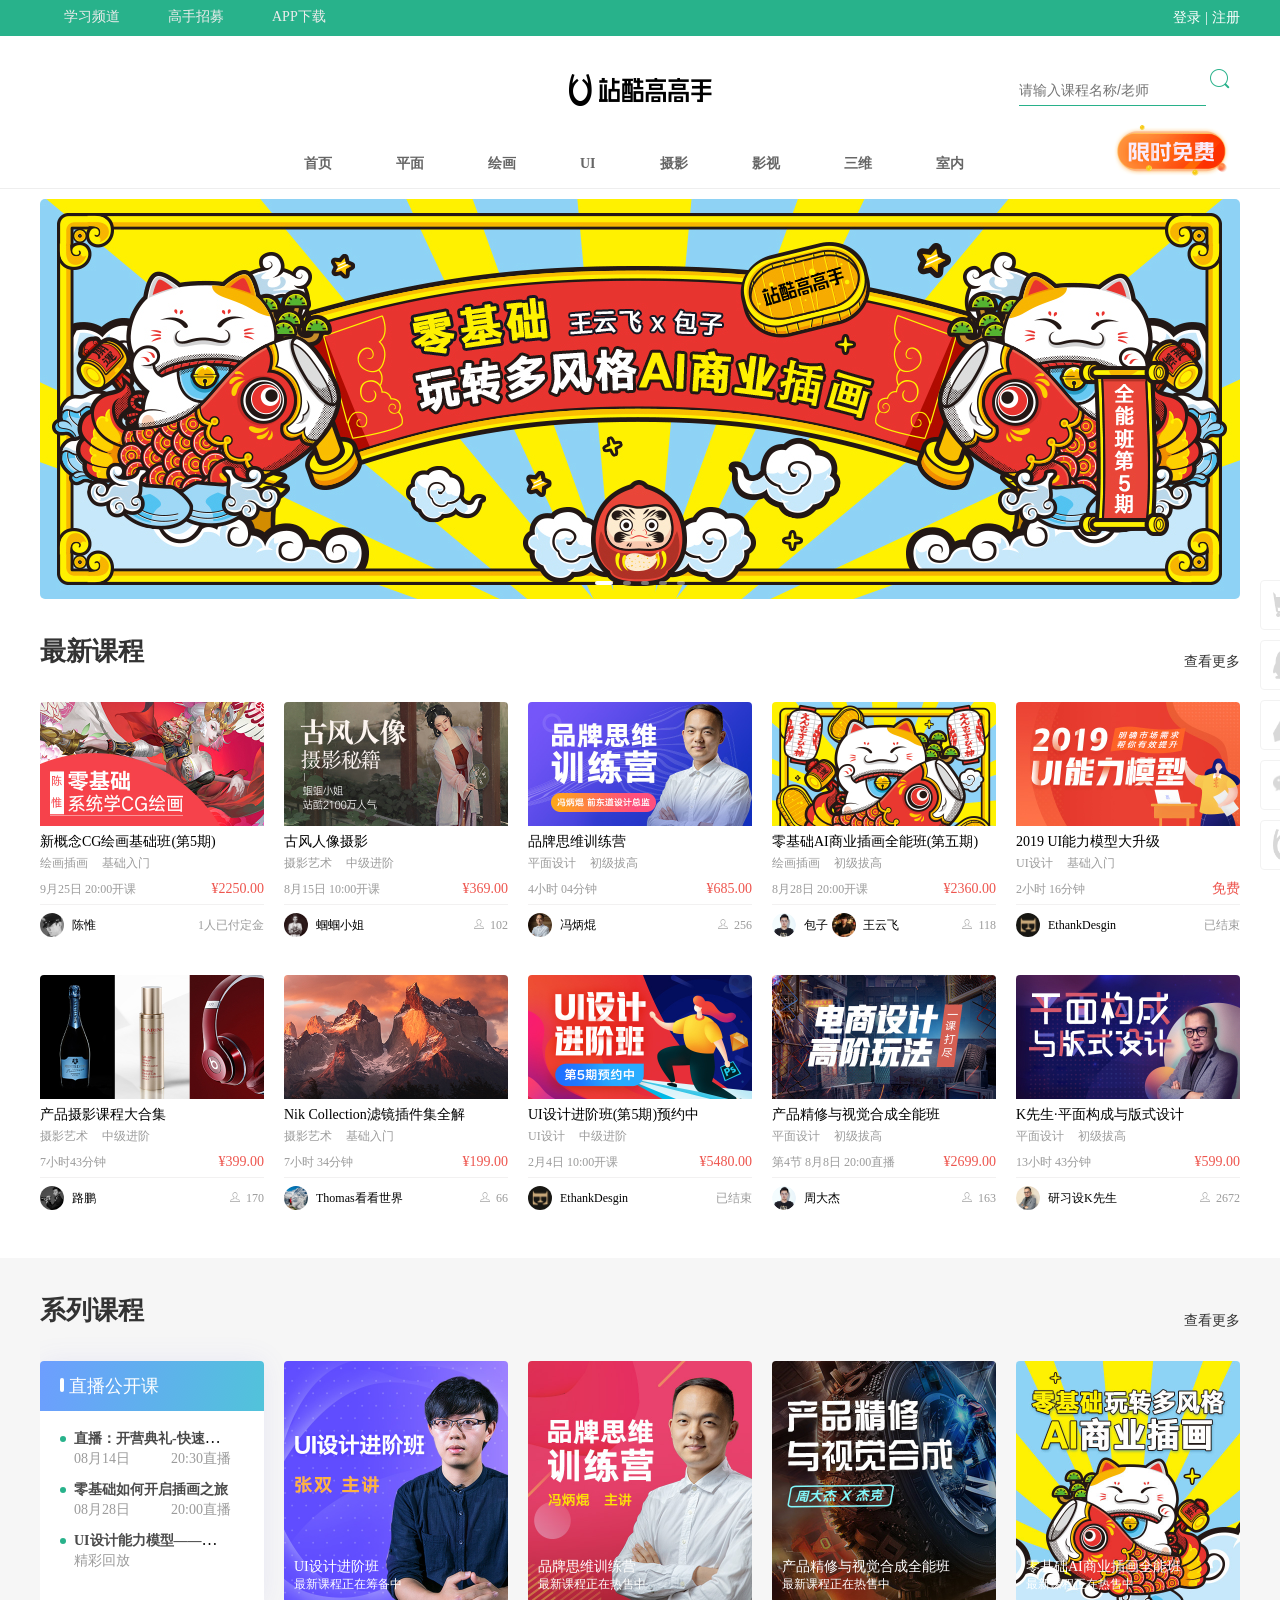
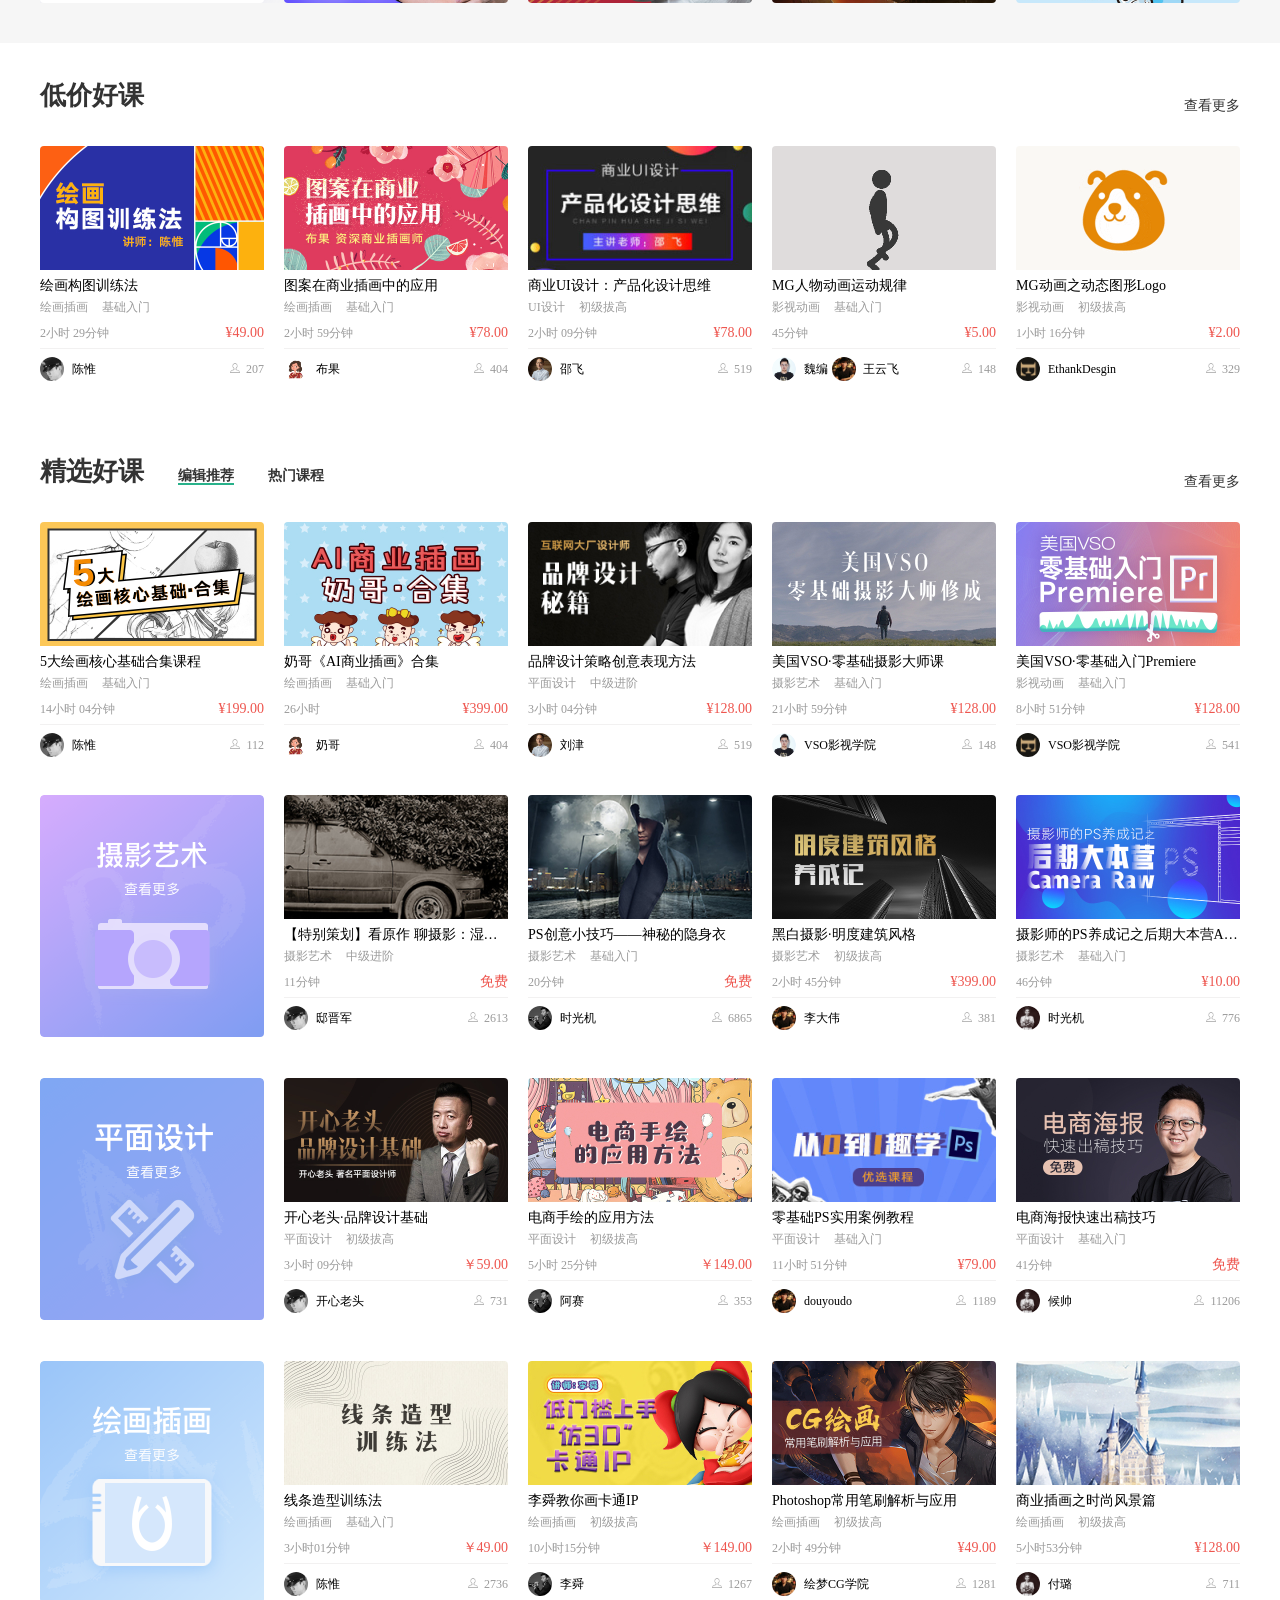
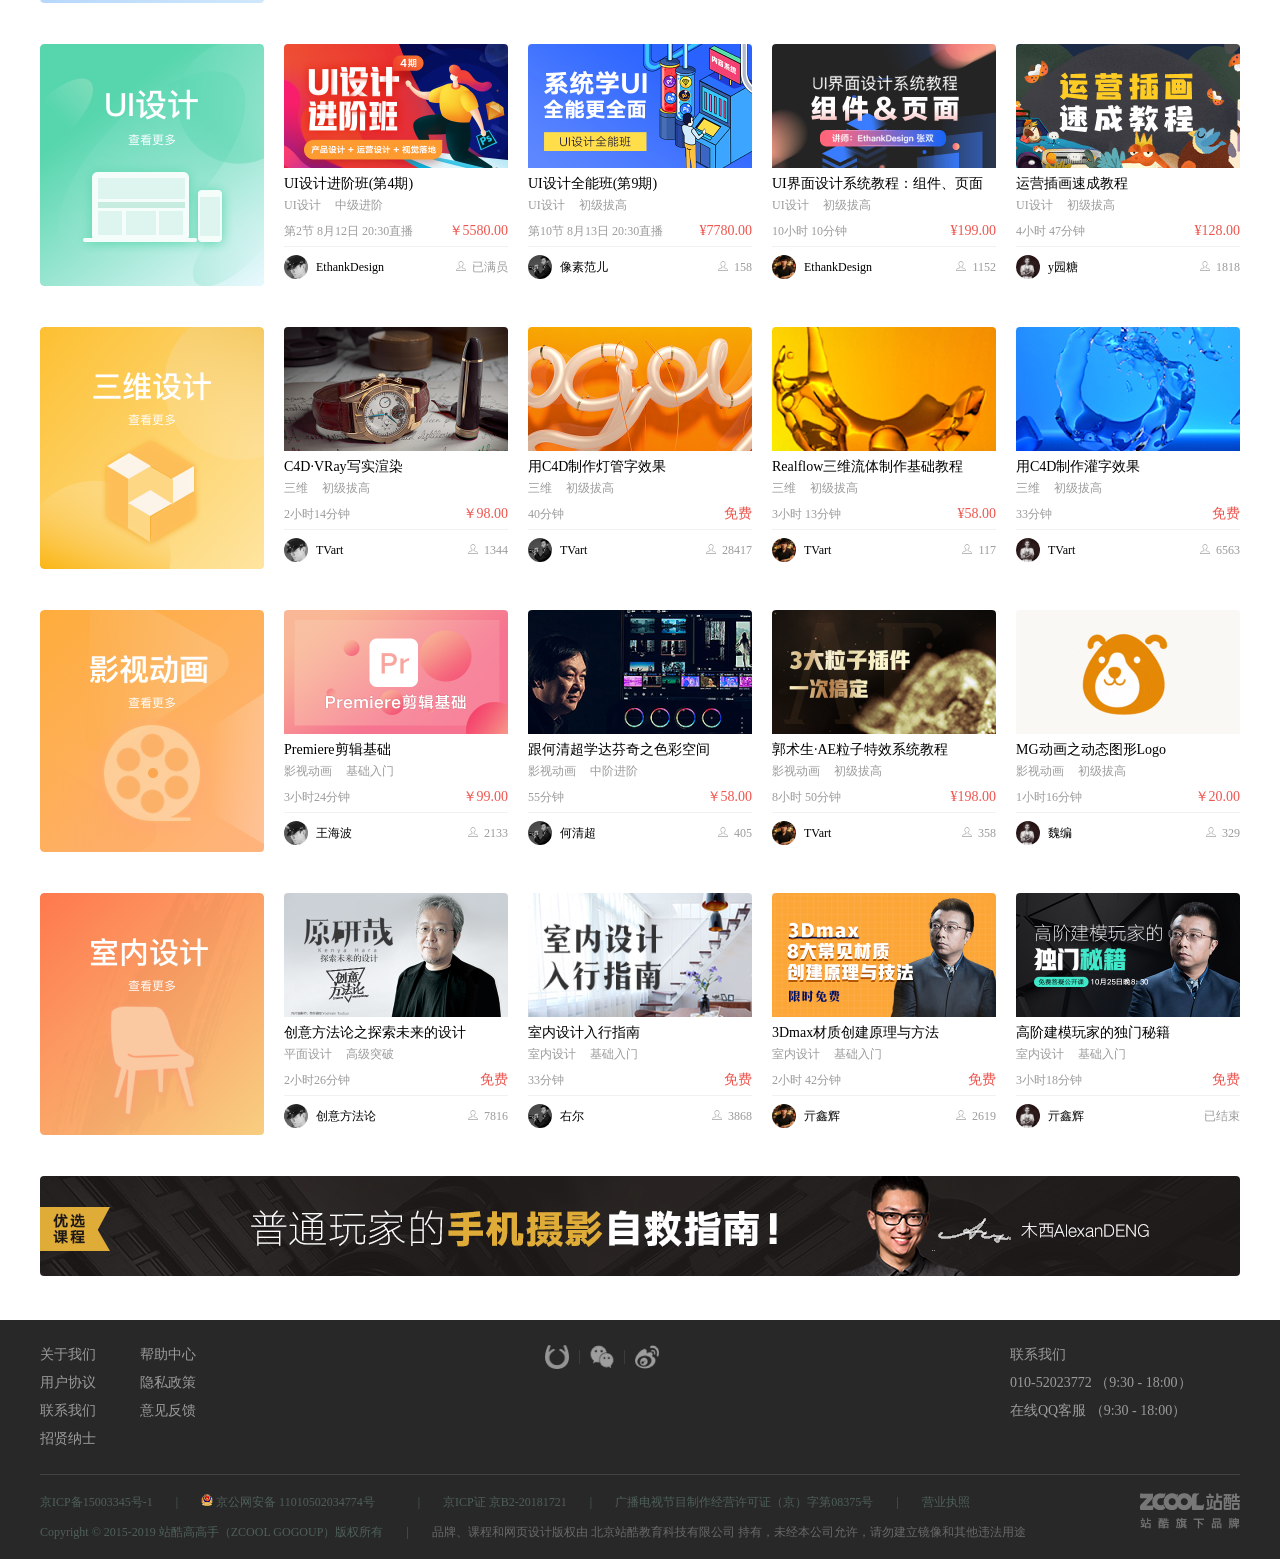
<file: index.html>
<!DOCTYPE html>
<html lang="en">
<head>
    <meta charset="UTF-8">
    <meta name="viewport" content="width=device-width, initial-scale=1.0">
    <meta http-equiv="X-UA-Compatible" content="ie=edge">
    <title>站酷高高手，艺术设计在线教育平台，站酷旗下品牌。提供摄影、设计、绘画、影视、三维等领域的专业课程及服务。目前已拥有超百万学员，不论是零基础的设计爱好者、亟待入行的设计新人，还是自驱进阶的资深设计师，都可以通过300余门包罗万象的在线课程，随时链接行业高手，学习前沿知识，高效快速提升职业竞争力。</title>
    <link rel="icon" href="img/favicon.ico.png">
    <link rel="stylesheet" href="css/index.css">
    <script src="js/jquery-3.4.1.js"></script>
    <script src="font_zyh/iconfont.js"></script>
    <script src="js/main.js"></script>
</head>
<body>
    <header class="topbar">
        <div class="topbarcontainer">
            <div class="leftbar">
                <ul>
                    <li>学习频道</li>
                    <li>高手招募</li>
                    <li>APP下载</li>
                </ul>
                <div class="litlist">
                    <ul>
                        <li>摄影</li>
                        <li>设计</li>
                        <li>绘画</li>
                        <li>UI</li>
                        <li>影视</li>
                        <li>三维</li>
                        <li>室内</li>
                    </ul>
                </div>
            </div>
            <div class="rightbar">
                <a href="">登录</a>
                <span>|</span>
                <a href="">注册</a>
            </div>
        </div>
    </header>
    <section>
    <div class="headwall">
        <div class="headtitle">
            <img src="img/iconpicnew.png" alt="">
        </div>
        <div class="line">
            <div class="navcontainer">
                <div class="listcenter">
                    <ul>
                        <li><a href="">首页</a></li>
                        <li class="pingmian">
                            <a href="">平面</a>
                            <div class="dropmenu">
                                <div class="menulink">
                                    <span>设计基础</span>
                                    <span>版式设计</span>
                                    <span>字体设计</span>
                                    <span>电商设计</span>
                                    <span>品牌设计</span>
                                    <span>书籍设计</span>
                                    <span>网页设计</span>
                                    <span>工业设计</span>
                                    <span>设计讲座分享</span>
                                    <span>包装设计</span>
                                    <span>图案</span>
                                </div>
                            </div>
                        </li>
                        <li class="pingmian">
                            <a href="">绘画</a>
                            <div class="dropmenu" id="art">
                                <div class="menulink">
                                    <span>绘画基础</span>
                                    <span>手绘设计</span>
                                    <span>矢量插画</span>
                                    <span>CG插画</span>
                                    <span>绘画思维</span>
                                    <span>创意绘画</span>
                                    
                                </div>
                            </div>
                        </li>
                        <li class="pingmian">
                            <a href="">UI</a>
                            <div class="dropmenu" id="UIdes">
                                <div class="menulink">
                                    <span>UI系统课程</span>
                                    <span>UI交互动效</span>
                                    <span>UI视觉设计</span>
                                    <span>UI设计思维</span>
                                </div>
                            </div>
                        </li>
                        <li class="pingmian">
                            <a href="">摄影</a>
                            <div class="dropmenu" id="photo">
                                <div class="menulink">
                                    <span>摄影基础</span>
                                    <span>人像摄影</span>
                                    <span>风光摄影</span>
                                    <span>商业摄影</span>
                                    <span>后期技术</span>
                                    <span>摄影讲座分享</span>
                                    <span>手机摄影</span>
                                </div>
                            </div>
                        </li>
                        <li class="pingmian">
                            <a href="">影视</a>
                            <div class="dropmenu" id="vid">
                                <div class="menulink">
                                    <span>拍摄剪辑</span>
                                    <span>影视调色</span>
                                    <span>MG动画</span>
                                    <span>影视特效</span>
                                </div>
                            </div>
                        </li>
                        <li class="pingmian">
                            <a href="">三维</a>
                            <div class="dropmenu" id="dwei">
                                <div class="menulink">
                                    <span>三维软件基础</span>
                                    <span>建模</span>
                                    <span>渲染</span>
                                    <span>三维字体</span>
                                </div>
                            </div>
                        </li>
                        <li class="pingmian">
                            <a href="">室内</a>
                            <div class="dropmenu" id="shinei">
                                <div class="menulink">
                                    <span>效果图设计</span>
                                    <span>设计思维</span>
                                    <span>软件基础</span>
                                </div>
                            </div>
                        </li>
                    </ul>
                </div>
                <div class="limitFree">
                    <img src="img/iconpic-limited-free.gif" alt="">
                </div>
                <div class="searchbox">
                    <input type="text" value="" placeholder="请输入课程名称/老师">
                    <button class="searchbtn"></button>
                </div>
            </div>
        </div>
    </div>
    </section>
    <p class="greyline"></p>

    <div class="container">
    <div class="hea_ttp">
        <div class="tt_lbt">
            <ul class="uli">
                <li><img src="img/lbt/01.jpg"></li>
                <li><img src="img/lbt/02.jpg"></li>
                <li><img src="img/lbt/03.jpg"></li>
                <li><img src="img/lbt/04.jpg"></li>
                <li><img src="img/lbt/05.jpg"></li>
                <li><img src="img/lbt/01.jpg" ></li>
            </ul>
            <button class="btn1">
                <svg class="icon" aria-hidden="true">
                    <use xlink:href="#icon-xiangzuo"></use>
                </svg>
            </button>
            <button class="btn2">
                <svg class="icon" aria-hidden="true">
                    <use xlink:href="#icon-xiangyou"></use>
                </svg>
            </button>
            <ol class="btnlist">
                <li class="point active"></li>
                <li class="point"></li>
                <li class="point"></li>
                <li class="point"></li>
                <li class="point"></li>
            </ol>
        </div>
    </div>

    <div class="newclass">
        <div class="lessclass">
            <span>最新课程</span>
            <a href="">查看更多</a>
        </div>
        <div class="classqun">
            <!--最新课程 -->
            <div class="classitem">
                <div class="picbox">
                    <img src="img/item1.jpg" alt="">
                </div>
                <div class="textbox">
                    <div class="itemtitle">新概念CG绘画基础班(第5期)</div>
                    <div class="itemtag">
                        <span>绘画插画</span>
                        <span>基础入门</span>
                    </div>
                    <div class="iteminfo">
                        <span class="itemtime">9月25日 20:00开课</span>
                        <span class="itemprice">¥2250.00</span>
                    </div>
                    <div class="itemfoot">
                        <div class="teacher">
                            <img src="img/teachericon.jpg" alt="">
                            <span>陈惟</span>
                        </div>
                        <div class="student">
                            <span>1人已付定金</span>
                        </div>
                    </div>
                </div>
            </div>
            <div class="classitem">
                    <div class="picbox">
                        <img src="img/item2.jpg" alt="">
                    </div>
                    <div class="textbox">
                        <div class="itemtitle">古风人像摄影</div>
                        <div class="itemtag">
                            <span>摄影艺术</span>
                            <span>中级进阶</span>
                        </div>
                        <div class="iteminfo">
                            <span class="itemtime">8月15日 10:00开课</span>
                            <span class="itemprice">¥369.00</span>
                        </div>
                        <div class="itemfoot">
                            <div class="teacher">
                                <img src="img/teachericon2.jpg" alt="">
                                <span>蝈蝈小姐</span>
                            </div>
                            <div class="student">
                                <img class="iconpic" src="img/iconpic-student.png"/>
                                <span>102</span>
                            </div>
                        </div>
                    </div>
            </div>
            <div class="classitem">
                    <div class="picbox">
                        <img src="img/item3.jpg" alt="">
                    </div>
                    <div class="textbox">
                        <div class="itemtitle">品牌思维训练营</div>
                        <div class="itemtag">
                            <span>平面设计</span>
                            <span>初级拔高</span>
                        </div>
                        <div class="iteminfo">
                            <span class="itemtime">4小时 04分钟</span>
                            <span class="itemprice">¥685.00</span>
                        </div>
                        <div class="itemfoot">
                            <div class="teacher">
                                <img src="img/teachericon3.jpg" alt="">
                                <span>冯炳焜</span>
                            </div>
                            <div class="student">
                                    <img class="iconpic" src="img/iconpic-student.png"/>
                                <span>256</span>
                            </div>
                        </div>
                    </div>
            </div>
            <div class="classitem">
                    <div class="picbox">
                        <img src="img/item4.jpg" alt="">
                    </div>
                    <div class="textbox">
                        <div class="itemtitle">零基础AI商业插画全能班(第五期)</div>
                        <div class="itemtag">
                            <span>绘画插画</span>
                            <span>初级拔高</span>
                        </div>
                        <div class="iteminfo">
                            <span class="itemtime">8月28日 20:00开课</span>
                            <span class="itemprice">¥2360.00</span>
                        </div>
                        <div class="itemfoot">
                            <div class="teacher">
                                <img src="img/1.png" alt="">
                                <span>包子</span>
                                <img src="img/teachericon4.jpg" alt="" style="left: 60px">
                                <span style="margin-left: 32px;">王云飞</span>
                            </div>
                            <div class="student">
                                    <img class="iconpic" src="img/iconpic-student.png"/>
                                <span>118</span>
                            </div>
                        </div>
                    </div>
            </div>
            <div class="classitem" style="margin-right: 0px">
                    <div class="picbox">
                        <img src="img/item5.jpg" alt="">
                    </div>
                    <div class="textbox">
                        <div class="itemtitle">2019 UI能力模型大升级</div>
                        <div class="itemtag">
                            <span>UI设计</span>
                            <span>基础入门</span>
                        </div>
                        <div class="iteminfo">
                            <span class="itemtime">2小时 16分钟</span>
                            <span class="itemprice">免费</span>
                        </div>
                        <div class="itemfoot">
                            <div class="teacher">
                                <img src="img/teachericon5.jpg" alt="">
                                <span>EthankDesgin</span>
                            </div>
                            <div class="student">
                                <span>已结束</span>
                            </div>
                        </div>
                    </div>
            </div>
            <div class="classitem canzhaowu">
                    <div class="picbox">
                        <img src="img/item6.jpg" alt="">
                    </div>
                    <div class="textbox">
                        <div class="itemtitle">产品摄影课程大合集</div>
                        <div class="itemtag">
                            <span>摄影艺术</span>
                            <span>中级进阶</span>
                        </div>
                        <div class="iteminfo">
                            <span class="itemtime">7小时43分钟</span>
                            <span class="itemprice">¥399.00</span>
                        </div>
                        <div class="itemfoot">
                            <div class="teacher">
                                <img src="img/teachericon6.jpg" alt="">
                                <span>路鹏</span>
                            </div>
                            <div class="student">
                                    <img class="iconpic" src="img/iconpic-student.png"/>
                                <span>170</span>
                            </div>
                        </div>
                    </div>
                </div>
                <div class="classitem">
                        <div class="picbox">
                            <img src="img/item7.jpg" alt="">
                        </div>
                        <div class="textbox">
                            <div class="itemtitle">Nik Collection滤镜插件集全解</div>
                            <div class="itemtag">
                                <span>摄影艺术</span>
                                <span>基础入门</span>
                            </div>
                            <div class="iteminfo">
                                <span class="itemtime">7小时 34分钟</span>
                                <span class="itemprice">¥199.00</span>
                            </div>
                            <div class="itemfoot">
                                <div class="teacher">
                                    <img src="img/teachericon7.jpg" alt="">
                                    <span>Thomas看看世界</span>
                                </div>
                                <div class="student">
                                        <img class="iconpic" src="img/iconpic-student.png"/>
                                    <span>66</span>
                                </div>
                            </div>
                        </div>
                </div>
                <div class="classitem">
                        <div class="picbox">
                            <img src="img/item8.jpg" alt="">
                        </div>
                        <div class="textbox">
                            <div class="itemtitle">UI设计进阶班(第5期)预约中</div>
                            <div class="itemtag">
                                <span>UI设计</span>
                                <span>中级进阶</span>
                            </div>
                            <div class="iteminfo">
                                <span class="itemtime">2月4日 10:00开课</span>
                                <span class="itemprice">¥5480.00</span>
                            </div>
                            <div class="itemfoot">
                                <div class="teacher">
                                    <img src="img/teachericon5.jpg" alt="">
                                    <span>EthankDesgin</span>
                                </div>
                                <div class="student">
                                    <!-- <img class="iconpic" src="img/iconpic-student.png"/> -->
                                    <span>已结束</span>
                                </div>
                            </div>
                        </div>
                </div>
                <div class="classitem">
                        <div class="picbox">
                            <img src="img/item9.jpg" alt="">
                        </div>
                        <div class="textbox">
                            <div class="itemtitle">产品精修与视觉合成全能班</div>
                            <div class="itemtag">
                                <span>平面设计</span>
                                <span>初级拔高</span>
                            </div>
                            <div class="iteminfo">
                                <span class="itemtime"> 第4节 8月8日 20:00直播</span>
                                <span class="itemprice">¥2699.00</span>
                            </div>
                            <div class="itemfoot">
                                <div class="teacher">
                                    <img src="img/1.png" alt="">
                                    <span>周大杰</span>
                                </div>
                                <div class="student">
                                    <img class="iconpic" src="img/iconpic-student.png"/>
                                    <span>163</span>
                                </div>
                            </div>
                        </div>
                </div>
                <div class="classitem" style="margin-right: 0px">
                        <div class="picbox">
                            <img src="img/item10.jpg" alt="">
                        </div>
                        <div class="textbox">
                            <div class="itemtitle">K先生·平面构成与版式设计</div>
                            <div class="itemtag">
                                <span>平面设计</span>
                                <span>初级拔高</span>
                            </div>
                            <div class="iteminfo">
                                <span class="itemtime">13小时 43分钟</span>
                                <span class="itemprice">¥599.00</span>
                            </div>
                            <div class="itemfoot">
                                <div class="teacher">
                                    <img src="img/teachericon10.jpg" alt="">
                                    <span>研习设K先生</span>
                                </div>
                                <div class="student">
                                        <img class="iconpic" src="img/iconpic-student.png"/>
                                    <span>2672</span>
                                </div>
                            </div>
                        </div>
                </div>
            <!--最新课程 -->
        </div>
        
    </div>

    </div>
    <!--系列课程-->
    <div class="mainclass">
        <div class="classcontainer">
            <div class="xltitle">
                <span>系列课程</span>
                <a href="">查看更多</a>
            </div>
            <div class="picclass">
                <div class="zhibo">
                    <i class="zhiboline"></i>
                    <span>直播公开课</span>
                </div>
                <ul class="classlist">
                    <li>
                        <i class="lipoint"></i>
                        <a href="" class="lilink">直播：开营典礼-快速提升品牌设计的方法</a>
                        <div class="listimer">
                            <span class="startime">08月14日</span>
                            <span class="clock">20:30直播</span>
                        </div>
                    </li>
                    <li>
                        <i class="lipoint"></i>
                        <a href="" class="lilink">零基础如何开启插画之旅</a>
                        <div class="listimer">
                            <span class="startime">08月28日</span>
                            <span class="clock">20:00直播</span>
                        </div>
                    </li>
                    <li>
                        <i class="lipoint"></i>
                        <a href="" class="lilink">UI设计能力模型——明确市场真正需求</a>
                        <div class="listimer">
                            <span class="startime">精彩回放</span>
                            <span class="clock"></span>
                        </div>
                    </li>
                </ul>
            </div>
            <div class="itemclass">
                <div class="pic-box">
                    <img src="img/class1.jpg" alt="">
                </div>
                <div class="text-box">
                    <p style="font-size: 14px;" class="p1">UI设计进阶班</p>
                    <p style="font-size: 12px;">最新课程正在筹备中</p>
                </div>
            </div>
            <div class="itemclass">
                    <div class="pic-box">
                        <img src="img/class2.jpg" alt="">
                    </div>
                    <div class="text-box">
                        <p style="font-size: 14px;" class="p1">品牌思维训练营</p>
                        <p style="font-size: 12px;">最新课程正在热售中</p>
                    </div>
            </div>
            <div class="itemclass">
                <div class="pic-box">
                    <img src="img/class3.jpg" alt="">
                </div>
                <div class="text-box">
                    <p style="font-size: 14px;" class="p1">产品精修与视觉合成全能班</p>
                    <p style="font-size: 12px;">最新课程正在热售中</p>
                </div>
            </div>
            <div class="itemclass" style="margin-right: 0px">
                <div class="pic-box">
                    <img src="img/class4.jpg" alt="">
                </div>
                <div class="text-box">
                    <p style="font-size: 14px;" class="p1">零基础AI商业插画全能班</p>
                    <p style="font-size: 12px;">最新课程正在热售中</p>
                </div>
            </div>
        </div>
    </div>

    <div class="fixcontainer" style="width: 1200px;margin:0px auto;">
    <div class="newclass">
        <div class="lessclass">
            <span>低价好课</span>
            <a href="">查看更多</a>
        </div>
        <div class="classqun">
            <!--最新课程 -->
            <div class="classitem">
                <div class="picbox">
                    <img src="img/pt1.jpg" alt="">
                </div>
                <div class="textbox">
                    <div class="itemtitle">绘画构图训练法</div>
                    <div class="itemtag">
                        <span>绘画插画</span>
                        <span>基础入门</span>
                    </div>
                    <div class="iteminfo">
                        <span class="itemtime">2小时 29分钟</span>
                        <span class="itemprice">¥49.00</span>
                    </div>
                    <div class="itemfoot">
                        <div class="teacher">
                            <img src="img/teachericon.jpg" alt="">
                            <span>陈惟</span>
                        </div>
                        <div class="student">
                                <img class="iconpic" src="img/iconpic-student.png"/>
                            <span>207</span>
                        </div>
                    </div>
                </div>
            </div>
            <div class="classitem">
                    <div class="picbox">
                        <img src="img/pt2.jpg" alt="">
                    </div>
                    <div class="textbox">
                        <div class="itemtitle">图案在商业插画中的应用</div>
                        <div class="itemtag">
                            <span>绘画插画</span>
                            <span>基础入门</span>
                        </div>
                        <div class="iteminfo">
                            <span class="itemtime">2小时 59分钟</span>
                            <span class="itemprice">¥78.00</span>
                        </div>
                        <div class="itemfoot">
                            <div class="teacher">
                                <img src="img/teachericon11.jpg" alt="">
                                <span>布果</span>
                            </div>
                            <div class="student">
                                <img class="iconpic" src="img/iconpic-student.png"/>
                                <span>404</span>
                            </div>
                        </div>
                    </div>
            </div>
            <div class="classitem">
                    <div class="picbox">
                        <img src="img/pt3.jpg" alt="">
                    </div>
                    <div class="textbox">
                        <div class="itemtitle">商业UI设计：产品化设计思维</div>
                        <div class="itemtag">
                            <span>UI设计</span>
                            <span>初级拔高</span>
                        </div>
                        <div class="iteminfo">
                            <span class="itemtime">2小时 09分钟</span>
                            <span class="itemprice">¥78.00</span>
                        </div>
                        <div class="itemfoot">
                            <div class="teacher">
                                <img src="img/teachericon3.jpg" alt="">
                                <span>邵飞</span>
                            </div>
                            <div class="student">
                                <img class="iconpic" src="img/iconpic-student.png"/>
                                <span>519</span>
                            </div>
                        </div>
                    </div>
            </div>
            <div class="classitem">
                    <div class="picbox">
                        <img src="img/pt4.gif" alt="">
                    </div>
                    <div class="textbox">
                        <div class="itemtitle">MG人物动画运动规律</div>
                        <div class="itemtag">
                            <span>影视动画</span>
                            <span>基础入门</span>
                        </div>
                        <div class="iteminfo">
                            <span class="itemtime">45分钟</span>
                            <span class="itemprice">¥5.00</span>
                        </div>
                        <div class="itemfoot">
                            <div class="teacher">
                                <img src="img/1.png" alt="">
                                <span>魏编</span>
                                <img src="img/teachericon4.jpg" alt="" style="left: 60px">
                                <span style="margin-left: 32px;">王云飞</span>
                            </div>
                            <div class="student">
                                    <img class="iconpic" src="img/iconpic-student.png"/>
                                <span>148</span>
                            </div>
                        </div>
                    </div>
            </div>
            <div class="classitem" style="margin-right: 0px">
                    <div class="picbox">
                        <img src="img/pt5.gif" alt="">
                    </div>
                    <div class="textbox">
                        <div class="itemtitle">MG动画之动态图形Logo</div>
                        <div class="itemtag">
                            <span>影视动画</span>
                            <span>初级拔高</span>
                        </div>
                        <div class="iteminfo">
                            <span class="itemtime">1小时 16分钟</span>
                            <span class="itemprice">¥2.00</span>
                        </div>
                        <div class="itemfoot">
                            <div class="teacher">
                                <img src="img/teachericon5.jpg" alt="">
                                <span>EthankDesgin</span>
                            </div>
                            <div class="student">
                                    <img class="iconpic" src="img/iconpic-student.png"/>
                                    <span>329</span>
                            </div>
                        </div>
                    </div>
            </div>
            <!--最新课程 -->
        </div>
    </div>
</div>


<div class="fixcontainer" style="width: 1200px;margin:0px auto;">
    <div class="newclass">
        <div class="lessclass">
            <span>精选好课</span>
            <span class="current1 curon" style="font-size: 14px">编辑推荐</span>
            <span class="current2" style="font-size: 14px">热门课程</span>
            <a href="">查看更多</a>
        </div>
        <div class="classqun">
            <!--最新课程 -->
            <div class="tablan1" style="display:block;">
            <div class="classitem">
                <div class="picbox">
                    <img src="img/haoke1.jpg" alt="">
                </div>
                <div class="textbox">
                    <div class="itemtitle">5大绘画核心基础合集课程</div>
                    <div class="itemtag">
                        <span>绘画插画</span>
                        <span>基础入门</span>
                    </div>
                    <div class="iteminfo">
                        <span class="itemtime">14小时 04分钟</span>
                        <span class="itemprice">¥199.00</span>
                    </div>
                    <div class="itemfoot">
                        <div class="teacher">
                            <img src="img/teachericon.jpg" alt="">
                            <span>陈惟</span>
                        </div>
                        <div class="student">
                                <img class="iconpic" src="img/iconpic-student.png"/>
                            <span>112</span>
                        </div>
                    </div>
                </div>
            </div>
            <div class="classitem">
                    <div class="picbox">
                        <img src="img/haoke2.jpg" alt="">
                    </div>
                    <div class="textbox">
                        <div class="itemtitle">奶哥《AI商业插画》合集</div>
                        <div class="itemtag">
                            <span>绘画插画</span>
                            <span>基础入门</span>
                        </div>
                        <div class="iteminfo">
                            <span class="itemtime">26小时</span>
                            <span class="itemprice">¥399.00</span>
                        </div>
                        <div class="itemfoot">
                            <div class="teacher">
                                <img src="img/teachericon11.jpg" alt="">
                                <span>奶哥</span>
                            </div>
                            <div class="student">
                                <img class="iconpic" src="img/iconpic-student.png"/>
                                <span>404</span>
                            </div>
                        </div>
                    </div>
            </div>
            <div class="classitem">
                    <div class="picbox">
                        <img src="img/haoke3.jpg" alt="">
                    </div>
                    <div class="textbox">
                        <div class="itemtitle">品牌设计策略创意表现方法</div>
                        <div class="itemtag">
                            <span>平面设计</span>
                            <span>中级进阶</span>
                        </div>
                        <div class="iteminfo">
                            <span class="itemtime">3小时 04分钟</span>
                            <span class="itemprice">¥128.00</span>
                        </div>
                        <div class="itemfoot">
                            <div class="teacher">
                                <img src="img/teachericon3.jpg" alt="">
                                <span>刘津</span>
                            </div>
                            <div class="student">
                                <img class="iconpic" src="img/iconpic-student.png"/>
                                <span>519</span>
                            </div>
                        </div>
                    </div>
            </div>
            <div class="classitem">
                    <div class="picbox">
                        <img src="img/haoke4.jpg" alt="">
                    </div>
                    <div class="textbox">
                        <div class="itemtitle">美国VSO·零基础摄影大师课</div>
                        <div class="itemtag">
                            <span>摄影艺术</span>
                            <span>基础入门</span>
                        </div>
                        <div class="iteminfo">
                            <span class="itemtime">21小时 59分钟</span>
                            <span class="itemprice">¥128.00</span>
                        </div>
                        <div class="itemfoot">
                            <div class="teacher">
                                <img src="img/1.png" alt="">
                                <span>VSO影视学院</span>
                            </div>
                            <div class="student">
                                    <img class="iconpic" src="img/iconpic-student.png"/>
                                <span>148</span>
                            </div>
                        </div>
                    </div>
            </div>
            <div class="classitem" style="margin-right: 0px">
                    <div class="picbox">
                        <img src="img/haoke5.jpg" alt="">
                    </div>
                    <div class="textbox">
                        <div class="itemtitle">美国VSO·零基础入门Premiere</div>
                        <div class="itemtag">
                            <span>影视动画</span>
                            <span>基础入门</span>
                        </div>
                        <div class="iteminfo">
                            <span class="itemtime">8小时 51分钟</span>
                            <span class="itemprice">¥128.00</span>
                        </div>
                        <div class="itemfoot">
                            <div class="teacher">
                                <img src="img/teachericon5.jpg" alt="">
                                <span>VSO影视学院</span>
                            </div>
                            <div class="student">
                                    <img class="iconpic" src="img/iconpic-student.png"/>
                                    <span>541</span>
                            </div>
                        </div>
                    </div>
            </div>
            </div>
            <!--最新课程 -->
            <div class="tablan2" style="display:none;">
                    <div class="classitem">
                        <div class="picbox">
                            <img src="img/newclass1.jpg" alt="">
                        </div>
                        <div class="textbox">
                            <div class="itemtitle">神奇的VI贴图</div>
                            <div class="itemtag">
                                <span>平面设计</span>
                                <span>初级拔高</span>
                            </div>
                            <div class="iteminfo">
                                <span class="itemtime">1小时 29分钟</span>
                                <span class="itemprice">¥49.00</span>
                            </div>
                            <div class="itemfoot">
                                <div class="teacher">
                                    <img src="img/teachericon.jpg" alt="">
                                    <span>开心老头</span>
                                </div>
                                <div class="student">
                                        <img class="iconpic" src="img/iconpic-student.png"/>
                                    <span>2087</span>
                                </div>
                            </div>
                        </div>
                    </div>
                    <div class="classitem">
                            <div class="picbox">
                                <img src="img/newclass2.jpg" alt="">
                            </div>
                            <div class="textbox">
                                <div class="itemtitle">Martin-PS软件系统教程</div>
                                <div class="itemtag">
                                    <span>平面设计</span>
                                    <span>基础入门</span>
                                </div>
                                <div class="iteminfo">
                                    <span class="itemtime">12小时 36分钟</span>
                                    <span class="itemprice">¥149.00</span>
                                </div>
                                <div class="itemfoot">
                                    <div class="teacher">
                                        <img src="img/teachericon11.jpg" alt="">
                                        <span>Martin Perhiniak</span>
                                    </div>
                                    <div class="student">
                                        <img class="iconpic" src="img/iconpic-student.png"/>
                                        <span>1418</span>
                                    </div>
                                </div>
                            </div>
                    </div>
                    <div class="classitem">
                            <div class="picbox">
                                <img src="img/newclass3.jpg" alt="">
                            </div>
                            <div class="textbox">
                                <div class="itemtitle">中下游的温暖插画世界</div>
                                <div class="itemtag">
                                    <span>绘画插画</span>
                                    <span>初级拔高</span>
                                </div>
                                <div class="iteminfo">
                                    <span class="itemtime">3小时 07分钟</span>
                                    <span class="itemprice">¥99.00</span>
                                </div>
                                <div class="itemfoot">
                                    <div class="teacher">
                                        <img src="img/teachericon3.jpg" alt="">
                                        <span>中下游</span>
                                    </div>
                                    <div class="student">
                                        <img class="iconpic" src="img/iconpic-student.png"/>
                                        <span>2165</span>
                                    </div>
                                </div>
                            </div>
                    </div>
                    <div class="classitem">
                            <div class="picbox">
                                <img src="img/newclass4.jpg" alt="">
                            </div>
                            <div class="textbox">
                                <div class="itemtitle">数码摄影后期高手之路视频课程</div>
                                <div class="itemtag">
                                    <span>摄影艺术</span>
                                    <span>初级拔高</span>
                                </div>
                                <div class="iteminfo">
                                    <span class="itemtime">11小时26分钟</span>
                                    <span class="itemprice">¥99.00</span>
                                </div>
                                <div class="itemfoot">
                                    <div class="teacher">
                                        <img src="img/1.png" alt="">
                                        <span>李涛</span>
                                    </div>
                                    <div class="student">
                                            <img class="iconpic" src="img/iconpic-student.png"/>
                                        <span>9652</span>
                                    </div>
                                </div>
                            </div>
                    </div>
                    <div class="classitem" style="margin-right: 0px">
                            <div class="picbox">
                                <img src="img/newclass5.jpg" alt="">
                            </div>
                            <div class="textbox">
                                <div class="itemtitle">字体设计六脉神剑</div>
                                <div class="itemtag">
                                    <span>平面设计</span>
                                    <span>基础入门</span>
                                </div>
                                <div class="iteminfo">
                                    <span class="itemtime">3小时 33分钟</span>
                                    <span class="itemprice">¥10.00</span>
                                </div>
                                <div class="itemfoot">
                                    <div class="teacher">
                                        <img src="img/teachericon5.jpg" alt="">
                                        <span>开心老头</span>
                                    </div>
                                    <div class="student">
                                        <img class="iconpic" src="img/iconpic-student.png"/>
                                        <span>13349</span>
                                    </div>
                                </div>
                            </div>
                    </div>
            </div>
        </div>
    </div>
    <div class="courselist">
        <div class="pictab"></div>
        <div class="classitem">
            <div class="picbox">
                <img src="img/atr1.jpg" alt="">
            </div>
            <div class="textbox">
                <div class="itemtitle">【特别策划】看原作 聊摄影：湿版摄影</div>
                <div class="itemtag">
                    <span>摄影艺术</span>
                    <span>中级进阶</span>
                </div>
                <div class="iteminfo">
                    <span class="itemtime">11分钟</span>
                    <span class="itemprice">免费</span>
                </div>
                <div class="itemfoot">
                    <div class="teacher">
                        <img src="img/teachericon.jpg" alt="">
                        <span>邸晋军</span>
                    </div>
                    <div class="student">
                            <img class="iconpic" src="img/iconpic-student.png"/>
                        <span>2613</span>
                    </div>
                </div>
            </div>
        </div>
        <div class="classitem">
            <div class="picbox">
                <img src="img/atr2.jpg" alt="">
            </div>
            <div class="textbox">
                <div class="itemtitle">PS创意小技巧——神秘的隐身衣</div>
                <div class="itemtag">
                    <span>摄影艺术</span>
                    <span>基础入门</span>
                </div>
                <div class="iteminfo">
                    <span class="itemtime">20分钟</span>
                    <span class="itemprice">免费</span>
                </div>
                <div class="itemfoot">
                    <div class="teacher">
                        <img src="img/teachericon6.jpg" alt="">
                        <span>时光机</span>
                    </div>
                    <div class="student">
                            <img class="iconpic" src="img/iconpic-student.png"/>
                        <span>6865</span>
                    </div>
                </div>
            </div>
        </div>
        <div class="classitem">
            <div class="picbox">
                <img src="img/atr3.jpg" alt="">
            </div>
            <div class="textbox">
                <div class="itemtitle">黑白摄影·明度建筑风格</div>
                <div class="itemtag">
                    <span>摄影艺术</span>
                    <span>初级拔高</span>
                </div>
                <div class="iteminfo">
                    <span class="itemtime">2小时 45分钟</span>
                    <span class="itemprice">¥399.00</span>
                </div>
                <div class="itemfoot">
                    <div class="teacher">
                        <img src="img/teachericon4.jpg" alt="">
                        <span>李大伟</span>
                    </div>
                    <div class="student">
                            <img class="iconpic" src="img/iconpic-student.png"/>
                        <span>381</span>
                    </div>
                </div>
            </div>
        </div>
        <div class="classitem" style="margin-right: 0px">
            <div class="picbox">
                <img src="img/atr4.jpg" alt="">
            </div>
            <div class="textbox">
                <div class="itemtitle">摄影师的PS养成记之后期大本营ACR</div>
                <div class="itemtag">
                    <span>摄影艺术</span>
                    <span>基础入门</span>
                </div>
                <div class="iteminfo">
                    <span class="itemtime">46分钟</span>
                    <span class="itemprice">¥10.00</span>
                </div>
                <div class="itemfoot">
                    <div class="teacher">
                        <img src="img/teachericon2.jpg" alt="">
                        <span>时光机</span>
                    </div>
                    <div class="student">
                            <img class="iconpic" src="img/iconpic-student.png"/>
                        <span>776</span>
                    </div>
                </div>
            </div>
        </div>
    </div>
    <div class="courselist">
        <div class="pictab" id="pictab1"></div>
        <div class="classitem">
            <div class="picbox">
                <img src="img/des1.jpg" alt="">
            </div>
            <div class="textbox">
                <div class="itemtitle">开心老头·品牌设计基础</div>
                <div class="itemtag">
                    <span>平面设计</span>
                    <span>初级拔高</span>
                </div>
                <div class="iteminfo">
                    <span class="itemtime">3小时 09分钟</span>
                    <span class="itemprice">￥59.00</span>
                </div>
                <div class="itemfoot">
                    <div class="teacher">
                        <img src="img/teachericon.jpg" alt="">
                        <span>开心老头</span>
                    </div>
                    <div class="student">
                            <img class="iconpic" src="img/iconpic-student.png"/>
                        <span>731</span>
                    </div>
                </div>
            </div>
        </div>
        <div class="classitem">
            <div class="picbox">
                <img src="img/des2.jpg" alt="">
            </div>
            <div class="textbox">
                <div class="itemtitle">电商手绘的应用方法</div>
                <div class="itemtag">
                    <span>平面设计</span>
                    <span>初级拔高</span>
                </div>
                <div class="iteminfo">
                    <span class="itemtime">5小时 25分钟</span>
                    <span class="itemprice">￥149.00</span>
                </div>
                <div class="itemfoot">
                    <div class="teacher">
                        <img src="img/teachericon6.jpg" alt="">
                        <span>阿赛</span>
                    </div>
                    <div class="student">
                            <img class="iconpic" src="img/iconpic-student.png"/>
                        <span>353</span>
                    </div>
                </div>
            </div>
        </div>
        <div class="classitem">
            <div class="picbox">
                <img src="img/des3.jpg" alt="">
            </div>
            <div class="textbox">
                <div class="itemtitle">零基础PS实用案例教程</div>
                <div class="itemtag">
                    <span>平面设计</span>
                    <span>基础入门</span>
                </div>
                <div class="iteminfo">
                    <span class="itemtime">11小时 51分钟</span>
                    <span class="itemprice">¥79.00</span>
                </div>
                <div class="itemfoot">
                    <div class="teacher">
                        <img src="img/teachericon4.jpg" alt="">
                        <span>douyoudo</span>
                    </div>
                    <div class="student">
                            <img class="iconpic" src="img/iconpic-student.png"/>
                        <span>1189</span>
                    </div>
                </div>
            </div>
        </div>
        <div class="classitem" style="margin-right: 0px">
            <div class="picbox">
                <img src="img/des4.jpg" alt="">
            </div>
            <div class="textbox">
                <div class="itemtitle">电商海报快速出稿技巧</div>
                <div class="itemtag">
                    <span>平面设计</span>
                    <span>基础入门</span>
                </div>
                <div class="iteminfo">
                    <span class="itemtime">41分钟</span>
                    <span class="itemprice">免费</span>
                </div>
                <div class="itemfoot">
                    <div class="teacher">
                        <img src="img/teachericon2.jpg" alt="">
                        <span>候帅</span>
                    </div>
                    <div class="student">
                            <img class="iconpic" src="img/iconpic-student.png"/>
                        <span>11206</span>
                    </div>
                </div>
            </div>
        </div>
    </div>
    <div class="courselist">
        <div class="pictab" id="pictab2"></div>
        <div class="classitem">
            <div class="picbox">
                <img src="img/cha1.jpg" alt="">
            </div>
            <div class="textbox">
                <div class="itemtitle">线条造型训练法</div>
                <div class="itemtag">
                    <span>绘画插画</span>
                    <span>基础入门</span>
                </div>
                <div class="iteminfo">
                    <span class="itemtime">3小时01分钟</span>
                    <span class="itemprice">￥49.00</span>
                </div>
                <div class="itemfoot">
                    <div class="teacher">
                        <img src="img/teachericon.jpg" alt="">
                        <span>陈惟</span>
                    </div>
                    <div class="student">
                            <img class="iconpic" src="img/iconpic-student.png"/>
                        <span>2736</span>
                    </div>
                </div>
            </div>
        </div>
        <div class="classitem">
            <div class="picbox">
                <img src="img/cha2.jpg" alt="">
            </div>
            <div class="textbox">
                <div class="itemtitle">李舜教你画卡通IP</div>
                <div class="itemtag">
                    <span>绘画插画</span>
                    <span>初级拔高</span>
                </div>
                <div class="iteminfo">
                    <span class="itemtime">10小时15分钟</span>
                    <span class="itemprice">￥149.00</span>
                </div>
                <div class="itemfoot">
                    <div class="teacher">
                        <img src="img/teachericon6.jpg" alt="">
                        <span>李舜</span>
                    </div>
                    <div class="student">
                            <img class="iconpic" src="img/iconpic-student.png"/>
                        <span>1267</span>
                    </div>
                </div>
            </div>
        </div>
        <div class="classitem">
            <div class="picbox">
                <img src="img/cha3.jpg" alt="">
            </div>
            <div class="textbox">
                <div class="itemtitle">Photoshop常用笔刷解析与应用</div>
                <div class="itemtag">
                    <span>绘画插画</span>
                    <span>初级拔高</span>
                </div>
                <div class="iteminfo">
                    <span class="itemtime">2小时 49分钟</span>
                    <span class="itemprice">¥49.00</span>
                </div>
                <div class="itemfoot">
                    <div class="teacher">
                        <img src="img/teachericon4.jpg" alt="">
                        <span>绘梦CG学院</span>
                    </div>
                    <div class="student">
                            <img class="iconpic" src="img/iconpic-student.png"/>
                        <span>1281</span>
                    </div>
                </div>
            </div>
        </div>
        <div class="classitem" style="margin-right: 0px">
            <div class="picbox">
                <img src="img/cha4.jpg" alt="">
            </div>
            <div class="textbox">
                <div class="itemtitle">商业插画之时尚风景篇</div>
                <div class="itemtag">
                    <span>绘画插画</span>
                    <span>初级拔高</span>
                </div>
                <div class="iteminfo">
                    <span class="itemtime">5小时53分钟</span>
                    <span class="itemprice">¥128.00</span>
                </div>
                <div class="itemfoot">
                    <div class="teacher">
                        <img src="img/teachericon2.jpg" alt="">
                        <span>付璐</span>
                    </div>
                    <div class="student">
                            <img class="iconpic" src="img/iconpic-student.png"/>
                        <span>711</span>
                    </div>
                </div>
            </div>
        </div>
    </div>
    <div class="courselist">
        <div class="pictab" id="pictab3"></div>
        <div class="classitem">
            <div class="picbox">
                <img src="img/UI1.jpg" alt="">
            </div>
            <div class="textbox">
                <div class="itemtitle">UI设计进阶班(第4期)</div>
                <div class="itemtag">
                    <span>UI设计</span>
                    <span>中级进阶</span>
                </div>
                <div class="iteminfo">
                    <span class="itemtime"> 第2节 8月12日 20:30直播</span>
                    <span class="itemprice">￥5580.00</span>
                </div>
                <div class="itemfoot">
                    <div class="teacher">
                        <img src="img/teachericon.jpg" alt="">
                        <span>EthankDesign</span>
                    </div>
                    <div class="student">
                            <img class="iconpic" src="img/iconpic-student.png"/>
                        <span>已满员</span>
                    </div>
                </div>
            </div>
        </div>
        <div class="classitem">
            <div class="picbox">
                <img src="img/UI2.jpg" alt="">
            </div>
            <div class="textbox">
                <div class="itemtitle">UI设计全能班(第9期)</div>
                <div class="itemtag">
                    <span>UI设计</span>
                    <span>初级拔高</span>
                </div>
                <div class="iteminfo">
                    <span class="itemtime">第10节 8月13日 20:30直播</span>
                    <span class="itemprice">¥7780.00</span>
                </div>
                <div class="itemfoot">
                    <div class="teacher">
                        <img src="img/teachericon6.jpg" alt="">
                        <span>像素范儿</span>
                    </div>
                    <div class="student">
                            <img class="iconpic" src="img/iconpic-student.png"/>
                        <span>158</span>
                    </div>
                </div>
            </div>
        </div>
        <div class="classitem">
            <div class="picbox">
                <img src="img/UI3.jpg" alt="">
            </div>
            <div class="textbox">
                <div class="itemtitle">UI界面设计系统教程：组件、页面</div>
                <div class="itemtag">
                    <span>UI设计</span>
                    <span>初级拔高</span>
                </div>
                <div class="iteminfo">
                    <span class="itemtime">10小时 10分钟</span>
                    <span class="itemprice">¥199.00</span>
                </div>
                <div class="itemfoot">
                    <div class="teacher">
                        <img src="img/teachericon4.jpg" alt="">
                        <span>EthankDesign</span>
                    </div>
                    <div class="student">
                            <img class="iconpic" src="img/iconpic-student.png"/>
                        <span>1152</span>
                    </div>
                </div>
            </div>
        </div>
        <div class="classitem" style="margin-right: 0px">
            <div class="picbox">
                <img src="img/UI4.jpg" alt="">
            </div>
            <div class="textbox">
                <div class="itemtitle">运营插画速成教程</div>
                <div class="itemtag">
                    <span>UI设计</span>
                    <span>初级拔高</span>
                </div>
                <div class="iteminfo">
                    <span class="itemtime">4小时 47分钟</span>
                    <span class="itemprice">¥128.00</span>
                </div>
                <div class="itemfoot">
                    <div class="teacher">
                        <img src="img/teachericon2.jpg" alt="">
                        <span>y园糖</span>
                    </div>
                    <div class="student">
                            <img class="iconpic" src="img/iconpic-student.png"/>
                        <span>1818</span>
                    </div>
                </div>
            </div>
        </div>
    </div>
    <div class="courselist">
        <div class="pictab" id="pictab4"></div>
        <div class="classitem">
            <div class="picbox">
                <img src="img/3d1.jpg" alt="">
            </div>
            <div class="textbox">
                <div class="itemtitle">C4D·VRay写实渲染</div>
                <div class="itemtag">
                    <span>三维</span>
                    <span>初级拔高</span>
                </div>
                <div class="iteminfo">
                    <span class="itemtime">2小时14分钟</span>
                    <span class="itemprice">￥98.00</span>
                </div>
                <div class="itemfoot">
                    <div class="teacher">
                        <img src="img/teachericon.jpg" alt="">
                        <span>TVart</span>
                    </div>
                    <div class="student">
                            <img class="iconpic" src="img/iconpic-student.png"/>
                        <span>1344</span>
                    </div>
                </div>
            </div>
        </div>
        <div class="classitem">
            <div class="picbox">
                <img src="img/3d2.jpg" alt="">
            </div>
            <div class="textbox">
                <div class="itemtitle">用C4D制作灯管字效果</div>
                <div class="itemtag">
                    <span>三维</span>
                    <span>初级拔高</span>
                </div>
                <div class="iteminfo">
                    <span class="itemtime">40分钟</span>
                    <span class="itemprice">免费</span>
                </div>
                <div class="itemfoot">
                    <div class="teacher">
                        <img src="img/teachericon6.jpg" alt="">
                        <span>TVart</span>
                    </div>
                    <div class="student">
                            <img class="iconpic" src="img/iconpic-student.png"/>
                        <span>28417</span>
                    </div>
                </div>
            </div>
        </div>
        <div class="classitem">
            <div class="picbox">
                <img src="img/3d3.jpg" alt="">
            </div>
            <div class="textbox">
                <div class="itemtitle">Realflow三维流体制作基础教程</div>
                <div class="itemtag">
                    <span>三维</span>
                    <span>初级拔高</span>
                </div>
                <div class="iteminfo">
                    <span class="itemtime">3小时 13分钟</span>
                    <span class="itemprice">¥58.00</span>
                </div>
                <div class="itemfoot">
                    <div class="teacher">
                        <img src="img/teachericon4.jpg" alt="">
                        <span>TVart</span>
                    </div>
                    <div class="student">
                            <img class="iconpic" src="img/iconpic-student.png"/>
                        <span>117</span>
                    </div>
                </div>
            </div>
        </div>
        <div class="classitem" style="margin-right: 0px">
            <div class="picbox">
                <img src="img/3d4.jpg" alt="">
            </div>
            <div class="textbox">
                <div class="itemtitle">用C4D制作灌字效果</div>
                <div class="itemtag">
                    <span>三维</span>
                    <span>初级拔高</span>
                </div>
                <div class="iteminfo">
                    <span class="itemtime">33分钟</span>
                    <span class="itemprice">免费</span>
                </div>
                <div class="itemfoot">
                    <div class="teacher">
                        <img src="img/teachericon2.jpg" alt="">
                        <span>TVart</span>
                    </div>
                    <div class="student">
                            <img class="iconpic" src="img/iconpic-student.png"/>
                        <span>6563</span>
                    </div>
                </div>
            </div>
        </div>
    </div>

    <div class="courselist">
        <div class="pictab" id="pictab5"></div>
        <div class="classitem">
            <div class="picbox">
                <img src="img/vd1.jpg" alt="">
            </div>
            <div class="textbox">
                <div class="itemtitle">Premiere剪辑基础</div>
                <div class="itemtag">
                    <span>影视动画</span>
                    <span>基础入门</span>
                </div>
                <div class="iteminfo">
                    <span class="itemtime">3小时24分钟</span>
                    <span class="itemprice">￥99.00</span>
                </div>
                <div class="itemfoot">
                    <div class="teacher">
                        <img src="img/teachericon.jpg" alt="">
                        <span>王海波</span>
                    </div>
                    <div class="student">
                            <img class="iconpic" src="img/iconpic-student.png"/>
                        <span>2133</span>
                    </div>
                </div>
            </div>
        </div>
        <div class="classitem">
            <div class="picbox">
                <img src="img/vd2.jpg" alt="">
            </div>
            <div class="textbox">
                <div class="itemtitle">跟何清超学达芬奇之色彩空间</div>
                <div class="itemtag">
                    <span>影视动画</span>
                    <span>中阶进阶</span>
                </div>
                <div class="iteminfo">
                    <span class="itemtime">55分钟</span>
                    <span class="itemprice">￥58.00</span>
                </div>
                <div class="itemfoot">
                    <div class="teacher">
                        <img src="img/teachericon6.jpg" alt="">
                        <span>何清超</span>
                    </div>
                    <div class="student">
                            <img class="iconpic" src="img/iconpic-student.png"/>
                        <span>405</span>
                    </div>
                </div>
            </div>
        </div>
        <div class="classitem">
            <div class="picbox">
                <img src="img/vd3.jpg" alt="">
            </div>
            <div class="textbox">
                <div class="itemtitle">郭术生·AE粒子特效系统教程</div>
                <div class="itemtag">
                    <span>影视动画</span>
                    <span>初级拔高</span>
                </div>
                <div class="iteminfo">
                    <span class="itemtime">8小时 50分钟</span>
                    <span class="itemprice">¥198.00</span>
                </div>
                <div class="itemfoot">
                    <div class="teacher">
                        <img src="img/teachericon4.jpg" alt="">
                        <span>TVart</span>
                    </div>
                    <div class="student">
                            <img class="iconpic" src="img/iconpic-student.png"/>
                        <span>358</span>
                    </div>
                </div>
            </div>
        </div>
        <div class="classitem" style="margin-right: 0px">
            <div class="picbox">
                <img src="img/pt5.gif" alt="">
            </div>
            <div class="textbox">
                <div class="itemtitle">MG动画之动态图形Logo</div>
                <div class="itemtag">
                    <span>影视动画</span>
                    <span>初级拔高</span>
                </div>
                <div class="iteminfo">
                    <span class="itemtime">1小时16分钟</span>
                    <span class="itemprice">￥20.00</span>
                </div>
                <div class="itemfoot">
                    <div class="teacher">
                        <img src="img/teachericon2.jpg" alt="">
                        <span>魏编</span>
                    </div>
                    <div class="student">
                            <img class="iconpic" src="img/iconpic-student.png"/>
                        <span>329</span>
                    </div>
                </div>
            </div>
        </div>
    </div>

    <div class="courselist">
        <div class="pictab" id="pictab6"></div>
        <div class="classitem">
            <div class="picbox">
                <img src="img/sh1.jpg" alt="">
            </div>
            <div class="textbox">
                <div class="itemtitle">创意方法论之探索未来的设计</div>
                <div class="itemtag">
                    <span>平面设计</span>
                    <span>高级突破</span>
                </div>
                <div class="iteminfo">
                    <span class="itemtime">2小时26分钟</span>
                    <span class="itemprice">免费</span>
                </div>
                <div class="itemfoot">
                    <div class="teacher">
                        <img src="img/teachericon.jpg" alt="">
                        <span>创意方法论</span>
                    </div>
                    <div class="student">
                            <img class="iconpic" src="img/iconpic-student.png"/>
                        <span>7816</span>
                    </div>
                </div>
            </div>
        </div>
        <div class="classitem">
            <div class="picbox">
                <img src="img/sh2.jpg" alt="">
            </div>
            <div class="textbox">
                <div class="itemtitle">室内设计入行指南</div>
                <div class="itemtag">
                    <span>室内设计</span>
                    <span>基础入门</span>
                </div>
                <div class="iteminfo">
                    <span class="itemtime">33分钟</span>
                    <span class="itemprice">免费</span>
                </div>
                <div class="itemfoot">
                    <div class="teacher">
                        <img src="img/teachericon6.jpg" alt="">
                        <span>右尔</span>
                    </div>
                    <div class="student">
                            <img class="iconpic" src="img/iconpic-student.png"/>
                        <span>3868</span>
                    </div>
                </div>
            </div>
        </div>
        <div class="classitem">
            <div class="picbox">
                <img src="img/sh3.jpg" alt="">
            </div>
            <div class="textbox">
                <div class="itemtitle">3Dmax材质创建原理与方法</div>
                <div class="itemtag">
                    <span>室内设计</span>
                    <span>基础入门</span>
                </div>
                <div class="iteminfo">
                    <span class="itemtime">2小时 42分钟</span>
                    <span class="itemprice">免费</span>
                </div>
                <div class="itemfoot">
                    <div class="teacher">
                        <img src="img/teachericon4.jpg" alt="">
                        <span>亓鑫辉</span>
                    </div>
                    <div class="student">
                            <img class="iconpic" src="img/iconpic-student.png"/>
                        <span>2619</span>
                    </div>
                </div>
            </div>
        </div>
        <div class="classitem" style="margin-right: 0px">
            <div class="picbox">
                <img src="img/sh4.jpg" alt="">
            </div>
            <div class="textbox">
                <div class="itemtitle">高阶建模玩家的独门秘籍</div>
                <div class="itemtag">
                    <span>室内设计</span>
                    <span>基础入门</span>
                </div>
                <div class="iteminfo">
                    <span class="itemtime">3小时18分钟</span>
                    <span class="itemprice">免费</span>
                </div>
                <div class="itemfoot">
                    <div class="teacher">
                        <img src="img/teachericon2.jpg" alt="">
                        <span>亓鑫辉</span>
                    </div>
                    <div class="student">
                            <!-- <img class="iconpic" src="img/iconpic-student.png"/> -->
                        <span>已结束</span>
                    </div>
                </div>
            </div>
        </div>
    </div>

    <div class="dropImg">
        <img src="img/bg3.jpg">
        
    </div>
    </div>
    <footer>
        <div class="mainfoot">
            <div class="footxt">
                <ul class="guanyu">
                    <li>关于我们</li>
                    <li>帮助中心</li>
                    <li>用户协议</li>
                    <li>隐私政策</li>
                    <li>联系我们</li>
                    <li>意见反馈</li>
                    <li>招贤纳士</li>
                </ul>
                <div class="cenfoot">
                <ul>
                    <li class="gogoup">
                    </li>
                    <li class="line"></li>
                    <li class="weixup">
                    </li>
                    <li class="line"></li>
                    <li class="weibo">
                    </li>
                </ul>
                <div class="spanpp"></div>
                <div class="weixipp"></div>
                </div>
                <div class="footcontact">
                    <ul>
                        <li>联系我们</li>
                        <li>
                            <span class="spanone">010-52023772</span>
                            <span class="spantwo">（9:30 - 18:00）</span>
                        </li>
                        <li>
                            <a href="" class="spanone">在线QQ客服</a>
                            <span class="spantwo">（9:30 - 18:00）</span>
                        </li>
                    </ul>
                </div>
            </div>
            <div class="footnav">
                <div class="f1">
                    <div>
                        <a href="">京ICP备15003345号-1</a>
                        <span>|</span>
                        <a href="">
                            <img src="img/record-icon.png" style="width: 12px;">
                            <span>京公网安备 11010502034774号</span>
                        </a>
                        <span>|</span>
                        <a href="">京ICP证 京B2-20181721</a>
                        <span>|</span>
                        <a href="">广播电视节目制作经营许可证（京）字第08375号</a>
                        <span>|</span>
                        <a href="">营业执照</a>
                    </div>
                    <div style="margin-top:12px;">
                        <span>Copyright © 2015-2019 站酷高高手（ZCOOL GOGOUP）版权所有</span>
                        <span>|</span>
                        品牌、课程和网页设计版权由 北京站酷教育科技有限公司 持有，未经本公司允许，请勿建立镜像和其他违法用途
                    </div>
                </div>
                <div class="f2">
                    <a href="">
                        <img src="img/zcool-logo.png">
                    </a>
                </div>
            </div>
        </div>

        

    </footer>
    <div style="position: relative">
    <div class="leftaside">
        <ul>
            <li class="gotogou">
                <a href="##" class="yingchang1">
                    <span>
                        去购
                        <br>
                        物车
                    </span>
                </a>
            </li>
            <li class="gotogou2">
                <a href="##" class="yingchang2">
                    <span>
                        在线
                        <br>
                        客服
                    </span>
                </a>
            </li>
            <li class="gotogou3">
                <a href="##" class="yingchang3">
                    <span>
                        意见
                        <br>
                        反馈
                    </span>
                </a>
            </li>
            <li class="weixinbg" style="position: relative;">
                <div class="weixinger"><img src="img/tab/weixin-2code-2.png" style="width: 136px;height: 164px;position:absolute;bottom: -5px;right: 51px;"></div>
            </li>
            <li class="zhankulogo">
                    <div class="weixinger2"><img src="img/tab/gogoup-2code3.png" style="width: 136px;height: 164px;position:absolute;bottom: 70px;right: 51px;"></div>
            </li>
            <li class="backToplogo">
                <a href="##" class="yingchang4">
                    <span>
                        返回
                        <br>
                        顶部
                    </span>
                </a>
            </li>
        </ul>
    </div>
    </div>
    <div class="ycheader">
        <div class="ycheadercon">
            <div class="goblogo"></div>
            <div class="invnav">
                <ul class="donghuaer">
                    <li><a href="">首页</a></li>
                    <li class="pingmianhover"  id="ping1">
                        <a href="">平面</a>
                        <div class="pingmian">
                            <div class="pingmiannei">
                                <span>设计基础</span>
                                <span>板式设计</span>
                                <span>字体设计</span>
                                <span>电商设计</span>
                                <span>品牌设计</span>
                                <span>书籍设计</span>
                                <span>网页设计</span>
                                <span>工业设计</span>
                                <span>包装设计</span>
                                <span>图案</span>
                            </div>
                        </div>
                    </li>
                    <li class="pingmian1hover">
                        <a href="">绘画</a>
                        <div class="pingmian1">
                            <div class="pingmiannei1">
                                <span>绘画基础</span>
                                <span>手绘</span>
                                <span>矢量插画</span>
                                <span>CG插画</span>
                                <span>商业插画</span>
                                <span>绘画思维</span>
                                <span>创意绘画</span>
                            </div>
                        </div>
                    </li>
                    <li class="pingmian2hover">
                        <a href="">UI</a>
                        <div class="pingmian2">
                            <div class="pingmiannei2">
                                <span>UI系统课程</span>
                                <span>UI交互设计</span>
                                <span>UI视觉设计</span>
                                <span>UI设计思维</span>
                            </div>
                        </div>
                    </li>
                    <li class="pingmian3hover">
                        <a href="">摄影</a>
                        <div class="pingmian3">
                            <div class="pingmiannei3">
                                <span>绘画基础</span>
                                <span>手绘</span>
                                <span>矢量插画</span>
                                <span>CG插画</span>
                                <span>商业插画</span>
                                <span>绘画思维</span>
                                <span>创意绘画</span>
                            </div>
                        </div>
                    </li>
                    <li class="pingmian4hover">
                        <a href="">影视</a>
                        <div class="pingmian4">
                            <div class="pingmiannei4">
                                <span>摄影基础</span>
                                <span>人像摄影</span>
                                <span>风光摄影</span>
                                <span>商业摄影</span>
                                <span>后期技术</span>
                                <span>摄影讲座分享</span>
                                <span>手机摄影</span>
                            </div>
                        </div>
                    </li>
                    <li class="pingmian5hover">
                        <a href="">三维</a>
                        <div class="pingmian5">
                            <div class="pingmiannei5">
                                <span>三维软件基础</span>
                                <span>建模</span>
                                <span>渲染</span>
                                <span>三维字体</span>
                            </div>
                        </div>
                    </li>
                    <li class="pingmian6hover">
                        <a href="">室内</a>
                        <div class="pingmian6">
                            <div class="pingmiannei6">
                                <span>效果图设计</span>
                                <span>设计思维</span>
                                <span>软件基础</span>
                            </div>
                        </div>
                    </li>
                </ul>
            </div>
            <div class="ucenter">
                <a href="">登录</a>
                <span>|</span>
                <a href="">注册</a>
            </div>
        </div>
    </div>
    <script src="js/index.js"></script>
    <script src="js/lbt.js"></script>
</body>
</html>
</file>
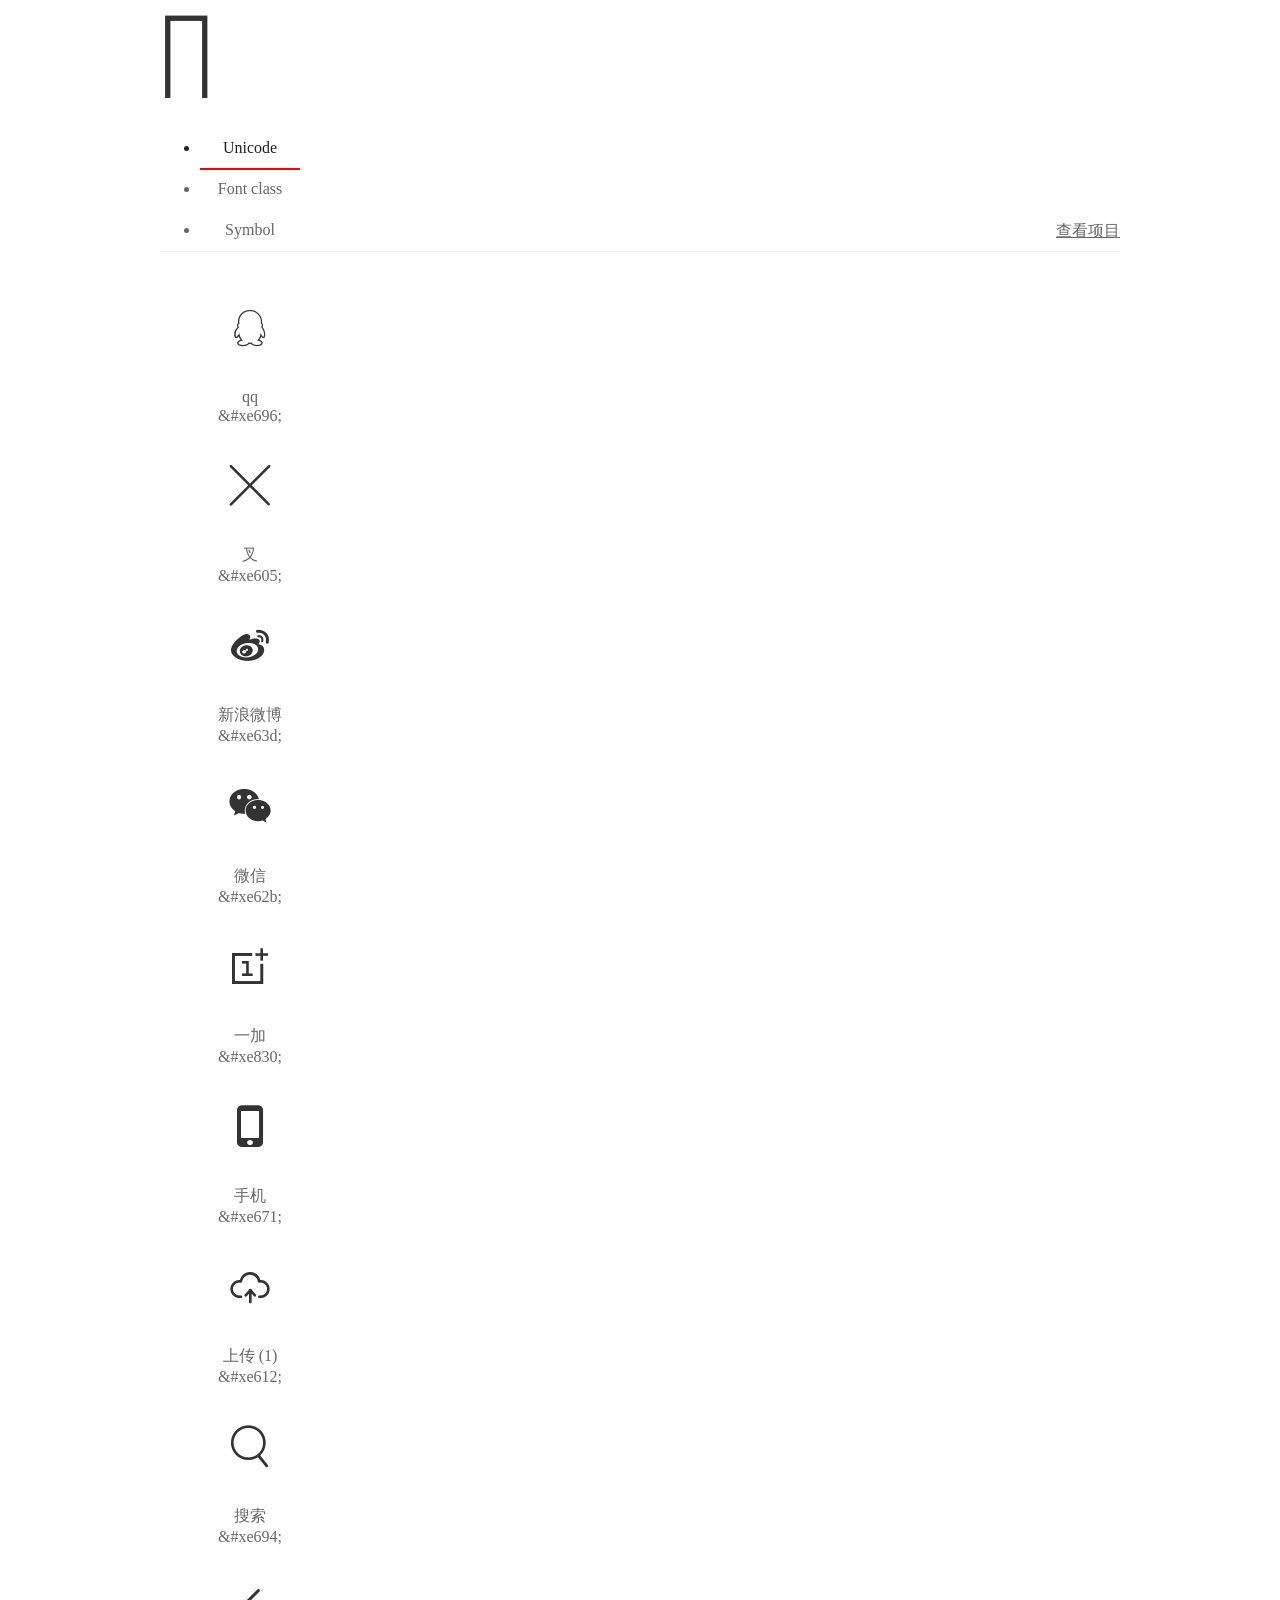
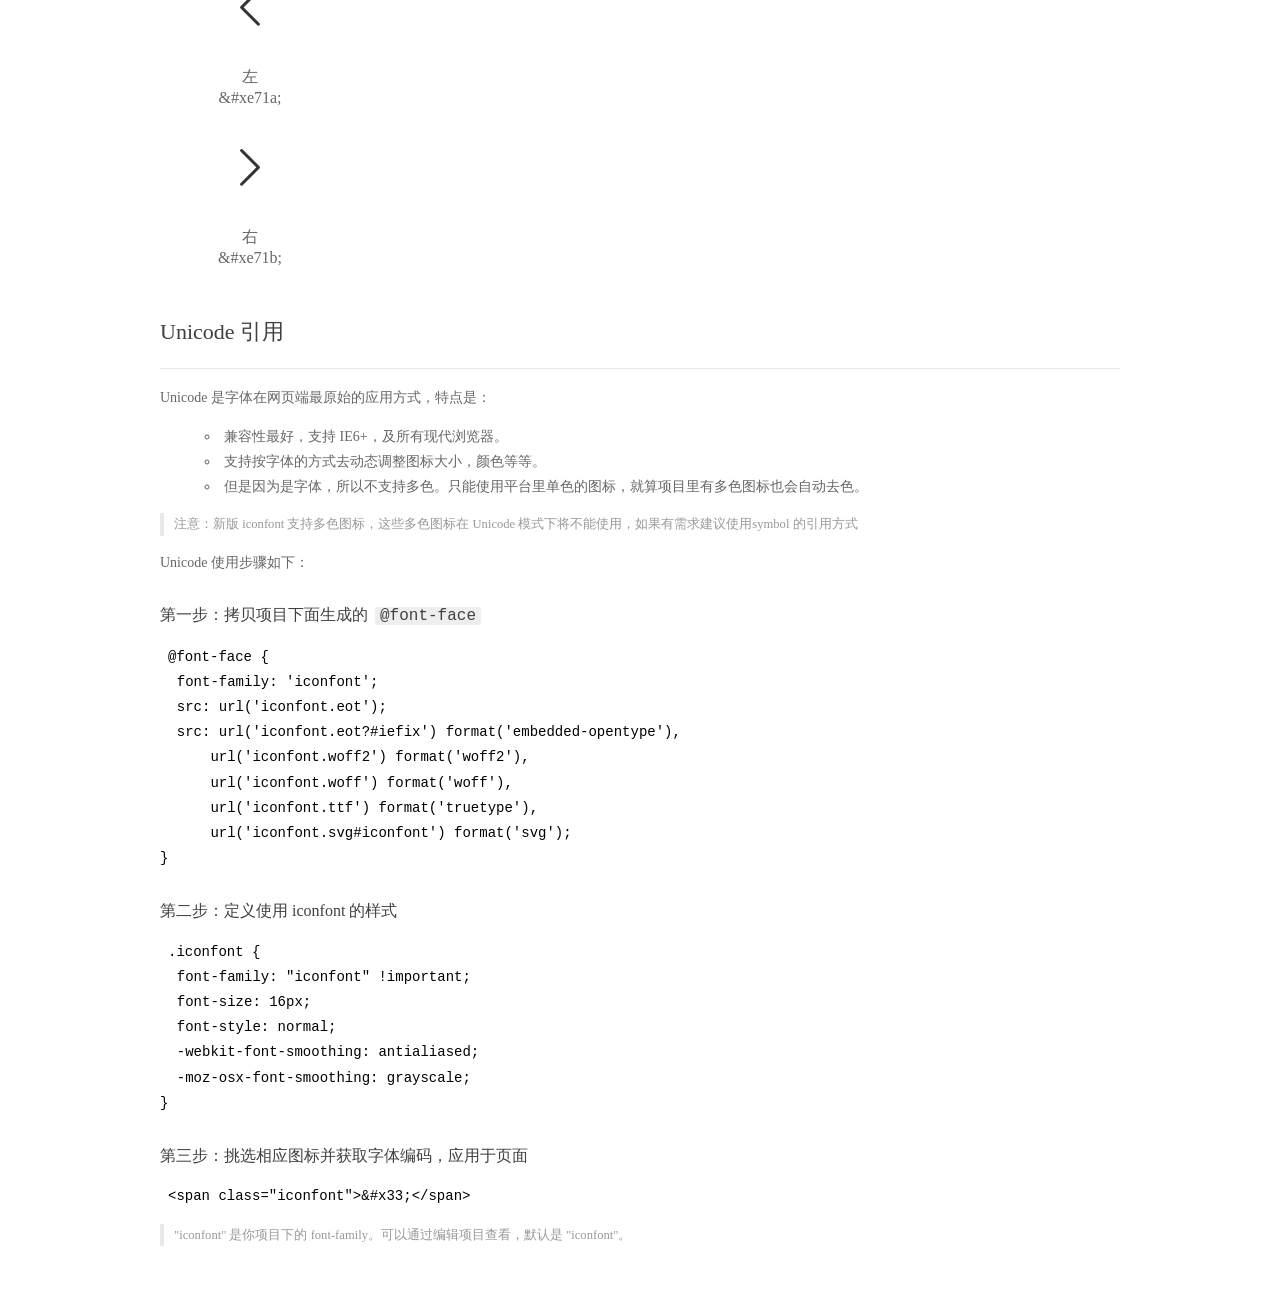
<file: font_zyh/demo_index.html>
<!DOCTYPE html>
<html>
<head>
  <meta charset="utf-8"/>
  <title>IconFont Demo</title>
  <link rel="shortcut icon" href="https://gtms04.alicdn.com/tps/i4/TB1_oz6GVXXXXaFXpXXJDFnIXXX-64-64.ico" type="image/x-icon"/>
  <link rel="stylesheet" href="https://g.alicdn.com/thx/cube/1.3.2/cube.min.css">
  <link rel="stylesheet" href="demo.css">
  <link rel="stylesheet" href="iconfont.css">
  <script src="iconfont.js"></script>
  <!-- jQuery -->
  <script src="https://a1.alicdn.com/oss/uploads/2018/12/26/7bfddb60-08e8-11e9-9b04-53e73bb6408b.js"></script>
  <!-- 代码高亮 -->
  <script src="https://a1.alicdn.com/oss/uploads/2018/12/26/a3f714d0-08e6-11e9-8a15-ebf944d7534c.js"></script>
</head>
<body>
  <div class="main">
    <h1 class="logo"><a href="https://www.iconfont.cn/" title="iconfont 首页" target="_blank">&#xe86b;</a></h1>
    <div class="nav-tabs">
      <ul id="tabs" class="dib-box">
        <li class="dib active"><span>Unicode</span></li>
        <li class="dib"><span>Font class</span></li>
        <li class="dib"><span>Symbol</span></li>
      </ul>
      
      <a href="https://www.iconfont.cn/manage/index?manage_type=myprojects&projectId=1311541" target="_blank" class="nav-more">查看项目</a>
      
    </div>
    <div class="tab-container">
      <div class="content unicode" style="display: block;">
          <ul class="icon_lists dib-box">
          
            <li class="dib">
              <span class="icon iconfont">&#xe696;</span>
                <div class="name">qq</div>
                <div class="code-name">&amp;#xe696;</div>
              </li>
          
            <li class="dib">
              <span class="icon iconfont">&#xe605;</span>
                <div class="name">叉</div>
                <div class="code-name">&amp;#xe605;</div>
              </li>
          
            <li class="dib">
              <span class="icon iconfont">&#xe63d;</span>
                <div class="name">新浪微博</div>
                <div class="code-name">&amp;#xe63d;</div>
              </li>
          
            <li class="dib">
              <span class="icon iconfont">&#xe62b;</span>
                <div class="name">微信</div>
                <div class="code-name">&amp;#xe62b;</div>
              </li>
          
            <li class="dib">
              <span class="icon iconfont">&#xe830;</span>
                <div class="name">一加</div>
                <div class="code-name">&amp;#xe830;</div>
              </li>
          
            <li class="dib">
              <span class="icon iconfont">&#xe671;</span>
                <div class="name">手机</div>
                <div class="code-name">&amp;#xe671;</div>
              </li>
          
            <li class="dib">
              <span class="icon iconfont">&#xe612;</span>
                <div class="name">上传 (1)</div>
                <div class="code-name">&amp;#xe612;</div>
              </li>
          
            <li class="dib">
              <span class="icon iconfont">&#xe694;</span>
                <div class="name">搜索</div>
                <div class="code-name">&amp;#xe694;</div>
              </li>
          
            <li class="dib">
              <span class="icon iconfont">&#xe71a;</span>
                <div class="name">左</div>
                <div class="code-name">&amp;#xe71a;</div>
              </li>
          
            <li class="dib">
              <span class="icon iconfont">&#xe71b;</span>
                <div class="name">右</div>
                <div class="code-name">&amp;#xe71b;</div>
              </li>
          
          </ul>
          <div class="article markdown">
          <h2 id="unicode-">Unicode 引用</h2>
          <hr>

          <p>Unicode 是字体在网页端最原始的应用方式，特点是：</p>
          <ul>
            <li>兼容性最好，支持 IE6+，及所有现代浏览器。</li>
            <li>支持按字体的方式去动态调整图标大小，颜色等等。</li>
            <li>但是因为是字体，所以不支持多色。只能使用平台里单色的图标，就算项目里有多色图标也会自动去色。</li>
          </ul>
          <blockquote>
            <p>注意：新版 iconfont 支持多色图标，这些多色图标在 Unicode 模式下将不能使用，如果有需求建议使用symbol 的引用方式</p>
          </blockquote>
          <p>Unicode 使用步骤如下：</p>
          <h3 id="-font-face">第一步：拷贝项目下面生成的 <code>@font-face</code></h3>
<pre><code class="language-css"
>@font-face {
  font-family: 'iconfont';
  src: url('iconfont.eot');
  src: url('iconfont.eot?#iefix') format('embedded-opentype'),
      url('iconfont.woff2') format('woff2'),
      url('iconfont.woff') format('woff'),
      url('iconfont.ttf') format('truetype'),
      url('iconfont.svg#iconfont') format('svg');
}
</code></pre>
          <h3 id="-iconfont-">第二步：定义使用 iconfont 的样式</h3>
<pre><code class="language-css"
>.iconfont {
  font-family: "iconfont" !important;
  font-size: 16px;
  font-style: normal;
  -webkit-font-smoothing: antialiased;
  -moz-osx-font-smoothing: grayscale;
}
</code></pre>
          <h3 id="-">第三步：挑选相应图标并获取字体编码，应用于页面</h3>
<pre>
<code class="language-html"
>&lt;span class="iconfont"&gt;&amp;#x33;&lt;/span&gt;
</code></pre>
          <blockquote>
            <p>"iconfont" 是你项目下的 font-family。可以通过编辑项目查看，默认是 "iconfont"。</p>
          </blockquote>
          </div>
      </div>
      <div class="content font-class">
        <ul class="icon_lists dib-box">
          
          <li class="dib">
            <span class="icon iconfont icon-qq"></span>
            <div class="name">
              qq
            </div>
            <div class="code-name">.icon-qq
            </div>
          </li>
          
          <li class="dib">
            <span class="icon iconfont icon-untitled94"></span>
            <div class="name">
              叉
            </div>
            <div class="code-name">.icon-untitled94
            </div>
          </li>
          
          <li class="dib">
            <span class="icon iconfont icon-weibo1"></span>
            <div class="name">
              新浪微博
            </div>
            <div class="code-name">.icon-weibo1
            </div>
          </li>
          
          <li class="dib">
            <span class="icon iconfont icon-weixin"></span>
            <div class="name">
              微信
            </div>
            <div class="code-name">.icon-weixin
            </div>
          </li>
          
          <li class="dib">
            <span class="icon iconfont icon-yijia"></span>
            <div class="name">
              一加
            </div>
            <div class="code-name">.icon-yijia
            </div>
          </li>
          
          <li class="dib">
            <span class="icon iconfont icon-shouji1"></span>
            <div class="name">
              手机
            </div>
            <div class="code-name">.icon-shouji1
            </div>
          </li>
          
          <li class="dib">
            <span class="icon iconfont icon-shangchuan"></span>
            <div class="name">
              上传 (1)
            </div>
            <div class="code-name">.icon-shangchuan
            </div>
          </li>
          
          <li class="dib">
            <span class="icon iconfont icon-sousuo"></span>
            <div class="name">
              搜索
            </div>
            <div class="code-name">.icon-sousuo
            </div>
          </li>
          
          <li class="dib">
            <span class="icon iconfont icon-xiangzuo"></span>
            <div class="name">
              左
            </div>
            <div class="code-name">.icon-xiangzuo
            </div>
          </li>
          
          <li class="dib">
            <span class="icon iconfont icon-xiangyou"></span>
            <div class="name">
              右
            </div>
            <div class="code-name">.icon-xiangyou
            </div>
          </li>
          
        </ul>
        <div class="article markdown">
        <h2 id="font-class-">font-class 引用</h2>
        <hr>

        <p>font-class 是 Unicode 使用方式的一种变种，主要是解决 Unicode 书写不直观，语意不明确的问题。</p>
        <p>与 Unicode 使用方式相比，具有如下特点：</p>
        <ul>
          <li>兼容性良好，支持 IE8+，及所有现代浏览器。</li>
          <li>相比于 Unicode 语意明确，书写更直观。可以很容易分辨这个 icon 是什么。</li>
          <li>因为使用 class 来定义图标，所以当要替换图标时，只需要修改 class 里面的 Unicode 引用。</li>
          <li>不过因为本质上还是使用的字体，所以多色图标还是不支持的。</li>
        </ul>
        <p>使用步骤如下：</p>
        <h3 id="-fontclass-">第一步：引入项目下面生成的 fontclass 代码：</h3>
<pre><code class="language-html">&lt;link rel="stylesheet" href="./iconfont.css"&gt;
</code></pre>
        <h3 id="-">第二步：挑选相应图标并获取类名，应用于页面：</h3>
<pre><code class="language-html">&lt;span class="iconfont icon-xxx"&gt;&lt;/span&gt;
</code></pre>
        <blockquote>
          <p>"
            iconfont" 是你项目下的 font-family。可以通过编辑项目查看，默认是 "iconfont"。</p>
        </blockquote>
      </div>
      </div>
      <div class="content symbol">
          <ul class="icon_lists dib-box">
          
            <li class="dib">
                <svg class="icon svg-icon" aria-hidden="true">
                  <use xlink:href="#icon-qq"></use>
                </svg>
                <div class="name">qq</div>
                <div class="code-name">#icon-qq</div>
            </li>
          
            <li class="dib">
                <svg class="icon svg-icon" aria-hidden="true">
                  <use xlink:href="#icon-untitled94"></use>
                </svg>
                <div class="name">叉</div>
                <div class="code-name">#icon-untitled94</div>
            </li>
          
            <li class="dib">
                <svg class="icon svg-icon" aria-hidden="true">
                  <use xlink:href="#icon-weibo1"></use>
                </svg>
                <div class="name">新浪微博</div>
                <div class="code-name">#icon-weibo1</div>
            </li>
          
            <li class="dib">
                <svg class="icon svg-icon" aria-hidden="true">
                  <use xlink:href="#icon-weixin"></use>
                </svg>
                <div class="name">微信</div>
                <div class="code-name">#icon-weixin</div>
            </li>
          
            <li class="dib">
                <svg class="icon svg-icon" aria-hidden="true">
                  <use xlink:href="#icon-yijia"></use>
                </svg>
                <div class="name">一加</div>
                <div class="code-name">#icon-yijia</div>
            </li>
          
            <li class="dib">
                <svg class="icon svg-icon" aria-hidden="true">
                  <use xlink:href="#icon-shouji1"></use>
                </svg>
                <div class="name">手机</div>
                <div class="code-name">#icon-shouji1</div>
            </li>
          
            <li class="dib">
                <svg class="icon svg-icon" aria-hidden="true">
                  <use xlink:href="#icon-shangchuan"></use>
                </svg>
                <div class="name">上传 (1)</div>
                <div class="code-name">#icon-shangchuan</div>
            </li>
          
            <li class="dib">
                <svg class="icon svg-icon" aria-hidden="true">
                  <use xlink:href="#icon-sousuo"></use>
                </svg>
                <div class="name">搜索</div>
                <div class="code-name">#icon-sousuo</div>
            </li>
          
            <li class="dib">
                <svg class="icon svg-icon" aria-hidden="true">
                  <use xlink:href="#icon-xiangzuo"></use>
                </svg>
                <div class="name">左</div>
                <div class="code-name">#icon-xiangzuo</div>
            </li>
          
            <li class="dib">
                <svg class="icon svg-icon" aria-hidden="true">
                  <use xlink:href="#icon-xiangyou"></use>
                </svg>
                <div class="name">右</div>
                <div class="code-name">#icon-xiangyou</div>
            </li>
          
          </ul>
          <div class="article markdown">
          <h2 id="symbol-">Symbol 引用</h2>
          <hr>

          <p>这是一种全新的使用方式，应该说这才是未来的主流，也是平台目前推荐的用法。相关介绍可以参考这篇<a href="">文章</a>
            这种用法其实是做了一个 SVG 的集合，与另外两种相比具有如下特点：</p>
          <ul>
            <li>支持多色图标了，不再受单色限制。</li>
            <li>通过一些技巧，支持像字体那样，通过 <code>font-size</code>, <code>color</code> 来调整样式。</li>
            <li>兼容性较差，支持 IE9+，及现代浏览器。</li>
            <li>浏览器渲染 SVG 的性能一般，还不如 png。</li>
          </ul>
          <p>使用步骤如下：</p>
          <h3 id="-symbol-">第一步：引入项目下面生成的 symbol 代码：</h3>
<pre><code class="language-html">&lt;script src="./iconfont.js"&gt;&lt;/script&gt;
</code></pre>
          <h3 id="-css-">第二步：加入通用 CSS 代码（引入一次就行）：</h3>
<pre><code class="language-html">&lt;style&gt;
.icon {
  width: 1em;
  height: 1em;
  vertical-align: -0.15em;
  fill: currentColor;
  overflow: hidden;
}
&lt;/style&gt;
</code></pre>
          <h3 id="-">第三步：挑选相应图标并获取类名，应用于页面：</h3>
<pre><code class="language-html">&lt;svg class="icon" aria-hidden="true"&gt;
  &lt;use xlink:href="#icon-xxx"&gt;&lt;/use&gt;
&lt;/svg&gt;
</code></pre>
          </div>
      </div>

    </div>
  </div>
  <script>
  $(document).ready(function () {
      $('.tab-container .content:first').show()

      $('#tabs li').click(function (e) {
        var tabContent = $('.tab-container .content')
        var index = $(this).index()

        if ($(this).hasClass('active')) {
          return
        } else {
          $('#tabs li').removeClass('active')
          $(this).addClass('active')

          tabContent.hide().eq(index).fadeIn()
        }
      })
    })
  </script>
</body>
</html>
</file>
<file: css/index.css>
*{
    margin: 0px;
    padding: 0px;
}

header{
    height: 36px;
    width: 100%;
    background: #28b28b;
}

.leftbar{
    float: left;
    position: relative;
}

.leftbar ul{
    list-style: none;
    color: #ececec;
    overflow: hidden;
}

.leftbar ul li{
    height: 36px;
    display: inline-block;
    font-size: 14px;
    padding:0px 24px;
    float: left;
    line-height: 34px;
    cursor: pointer;
}

.leftbar ul li:hover{
    color: #fff;
}

.topbarcontainer{
    width:1200px;
    height:100%;
    margin: 0px auto;
}

.rightbar{
    float: right;
    color: #fff;
}

.rightbar a{
    text-decoration: none;
    font-size:14px;
    line-height: 36px;
    color: #fff;
    /* margin-left: 10px; */
}

.rightbar span{
    font-size:14px;
}

.litlist{
    background:white;
    position: absolute;
    display: none;
}

.litlist ul{
    width:130px;
    box-shadow: 0 1px 4px 0 rgba(0,0,0,.1);
}

.litlist ul li{
    float: left;
    width: 65px;
    border-bottom: 0;
    padding: 8px 0px;
    text-align: center;
    position: relative;
    height: 22px;
    line-height: 22px;
    color: black;
}

.litlist ul li:hover{
    color: #28b28b;
}

.headtitle{
    text-align: center;
    padding-top: 34px;
    padding-bottom: 32px;
}

.headtitle img{
    display: inline-block;
    vertical-align: bottom;
    width: 200px;
    height: 40px;
    /* margin-left: -100px; */
    cursor: pointer;
}

.line{
    width: 100%;
    /* border-bottom: solid 1px #eee; */
}

.navcontainer{
    width:1200px;
    position: relative;
    height: 46px;
    /* border: 1px solid red; */
    margin: 0px auto;
}

.pingmian{
    position: relative;
}

.dropmenu{
    position: absolute;
    left: -325px;
    top:46px;
    z-index: 1;
    background:white;
    margin-top: 2px;
    width:1200px;
    height:98px;
    display:none;
    /* border: 1px solid red; */
    box-shadow: 0 1px 4px 0 rgba(0,0,0,.1);
}

#art{
    left: -417px;
    height:49px;
    z-index: 1;
    background:white;
}

#UIdes{
    left: -509px;
    height:49px;
    z-index: 1;
    background:white;
}

#photo{
    left: -588px;
    z-index: 1;
    background:white;
}

#vid{
    left: -680px;
    height:49px;
    z-index: 1;
    background:white;
}

#dwei{
    left: -772px;
    height:49px;
    z-index: 1;
    background:white;
}

#shinei{
    left: -864px;
    height:49px;
    z-index: 1;
    background:white;
}

.pingmian:hover .dropmenu{
    display: block;
}

.menulink{
    font-size: 12px;
    width: 900px;
    margin: 10px auto;
    text-align: left;
}

.menulink span{
    color: #333333;
    /* padding-right: 35px; */
    position: relative;
    display: inline-block;
    padding-left: 35px;
    margin-bottom: 18px;
    cursor: pointer;
}

.menulink span:hover{
    color: #28b28b;
}

.menulink span:before{
    content: "";
    background: #E4E3E3;
    width: 4px;
    height: 4px;
    margin-right: 5px;
    display: inline-block;
    vertical-align: middle;
    line-height: 20px;
}

.menulink span:hover::before{
    color: #28b28b;
}

.menulink span::after{
    content: "";
    width: 1px;
    height:10px;
    margin-left: 35px;
    background: #E4E3E3;
    display: inline-block;
    vertical-align: middle;
    line-height: 20px;
}

.menulink span:hover::after{
    color: #28b28b;
}

.listcenter{
    height: 46px;
    width: 736px;
    /* border: 1px solid red; */
    position: absolute;
    left:50%;
    margin-left: -368px;
}

.listcenter ul{
    list-style: none;
    /* overflow: hidden; */
}

.listcenter ul li{
    padding:0px 27px;
    float: left;
}


.listcenter ul li a{
    text-decoration: none;
    line-height: 44px;
    padding:0px 5px;
    /* margin-right: 52px; */
    display: inline-block;
    color: #666666;
    font-size: 14px;
    cursor:pointer;
    position: relative;
    font-weight: bold;
    transition: color .3s ease;
}

.listcenter ul li a::after{
    --scale: 0;
    content: '';
    position: absolute;
    left: 0;
    right: 0;
    top: 100%;
    height: 3px;
    background: #28b28b;
    -webkit-transform: scaleX(var(--scale));
    transform: scaleX(var(--scale));
    -webkit-transform-origin: var(--x) 50%;
    transform-origin: var(--x) 50%;
    transition: -webkit-transform 0.3s cubic-bezier(0.535, 0.05, 0.355, 1);
    transition: transform 0.3s cubic-bezier(0.535, 0.05, 0.355, 1);
    transition: transform 0.3s cubic-bezier(0.535, 0.05, 0.355, 1), -webkit-transform 0.3s cubic-bezier(0.535, 0.05, 0.355, 1);
}

.listcenter ul li a:hover::after{
    --scale: 1;
}

.listcenter ul li a:hover{
    color: #333;
}

.limitFree img{
    width: 127px;
    height: 59px;
}

.limitFree{
    position: absolute;
    right: 5px;
    bottom: 5px;
    cursor: pointer;
}

.searchbox{
    position: absolute;
    right: 5px;
    bottom: 82px;
}

.searchbox input{
    width: 187px;
    border: none;
    border-bottom-color: currentcolor;
    border-bottom-style: none;
    border-bottom-width: medium;
    border-bottom: solid 1px #28B18A;
    font-size: 14px;
    color: #bebcbc;
    padding: 0;
    height: 30px;
}

.searchbtn{
    width: 25px;
    height:26px;
    border: 0;
    background-color: transparent;
    background-image: url("../img/iconpic-header-search.png");
    background-repeat: no-repeat;
    background-size: 20px auto;
    cursor: pointer;
}

section{
    width: 1200px;
    min-width: 1200px;
    margin:0px auto;
    /* border-bottom: solid 1px #eee; */
}

.greyline{
    height:1px;
    width:100%;
    background:#eee;
}

.container{
    width: 1200px;
    min-width: 1200px;
    margin: 10px auto;
}

.hea_ttp{
    width: 1200px;
	/* margin: 10px auto; */
}

.tt_lbt{
    height:400px;
    width: 1200px;
    border-radius: 5px;
    position: relative;
    cursor: pointer;
    margin: 0 auto;
    overflow: hidden;
}

.tt_lbt .uli{
    list-style: none;
    width: 9999px;
}

.tt_lbt .uli li{
    float: left;
}

.tt_lbt .uli li img{
	width: 1200px;
	vertical-align: bottom;
}

.tt_lbt .btn1{
	width: 50px;
	height: 50px;
	background-color: rgba(0,0,0,0.6);
	position: absolute;
	top: 50%;
	margin-top: -25px;
	left: 26px;
	color: white;
	border-radius: 50%;
	font-size: 26px;
	border: none;
	cursor: pointer;
	display: none;
}

.tt_lbt .btn2{
	width: 50px;
	height: 50px;
	background-color: rgba(0,0,0,0.6);
	position: absolute;
	top: 50%;
	margin-top: -25px;
	right: 26px;
	color: white;
	border-radius: 50%;
	font-size: 26px;
	border: none;
	cursor: pointer;
	display: none;
}

.tt_lbt .btn2:hover,.tt_lbt .btn1:hover{
	color: pink;
}

.icon{
    width: 1em;
    height: 1em;
    vertical-align: -0.15em;
    fill: currentColor;
    overflow: hidden;
}

.btnlist{
    position: absolute;
    z-index: 3;
    left: 0;
    right: 0;
    bottom: 10px;
    padding: 0 10px;
    text-align: center;
}

.btnlist li{
    opacity: 0.4;
    background: #FFFFFF;
    background-color: rgb(255, 255, 255);
    border-radius: 100px;
    margin-right: 3px;
    margin-left: 3px;
    width: 8px;
    height: 4px;
    list-style: none;
    display: inline-block;
}

.btnlist .active{
    opacity: 1;
    width: 18px;
}

.newclass{
    margin-top: 33px;
}

.lessclass{
    height: 40px;
    line-height: 40px;
    margin-bottom: 30px;
}

.lessclass span{
    font-size: 26px;
    color: #333;
    font-weight: bold;
}

.lessclass a{
    float:right;
    font-size: 14px;
    color: #333;
    line-height: 20px;
    margin-top: 20px;
    text-decoration: none;
}

.lessclass a:hover{
    color: #28B28B;
}

.classqun{
    overflow: hidden;
}

.classitem{
    float: left;
    width: 224px;
    margin-right: 20px;
    margin-bottom: 30px;
    overflow: hidden;
    background-color: #fff;
    border-radius: 4px;
}

.picbox{
    width: 224px;
    height: 124px;
    border-top-left-radius: 4px;
    border-top-right-radius: 4px;
}

.picbox img{
    width: 224px;
    height: 124px;
    cursor: pointer;
}

.picbox img:hover{
    opacity: .8;
}

.itemtitle{
    padding-top: 5px;
    font-size: 14px;
    line-height: 22px;
    height: 22px;
    overflow: hidden;
    text-overflow: ellipsis;
    white-space: nowrap;
    cursor: pointer;
}

.itemtitle:hover{
    color: #28b28b;
}

.itemtag{
    height: 25px;
    overflow: hidden;
}

.itemtag span{
    display: inline-block;
    overflow: hidden;
    white-space: nowrap;
    font-size: 12px;
    color: #9b9b9b;
    margin-right: 10px;
    height: 20px;
    line-height: 20px;
}

.iteminfo{
    height: 22px;
    line-height: 22px;
    overflow: hidden;
}

.itemtime{
    font-size: 12px;
    color: #9b9b9b;
    float: left;
}

.itemprice{
    font-size: 14px;
    color: #ee564f;
    float:right;
}

.itemfoot{
    border-top: solid 1px #f2f1f1;
    padding: 8px 0;
    height: 24px;
    line-height: 24px;
    position: relative;
    margin-top: 4px;
    overflow: hidden;
}



.itemfoot .teacher{
    float: left;
    position: relative;
    padding-left: 32px;
    font-size: 12px;
    line-height: 24px;
    margin-right: 10px;
}

.itemfoot .teacher img{
    width: 24px;
    height: 24px;
    border-radius: 50%;
    display: block;
    position: absolute;
    cursor: pointer;
    left: 0;
    top: 0;
}

.itemfoot .teacher span{
    cursor: pointer;
}

.itemfoot .teacher span:hover{
    color: #28b28b;
}

.itemfoot .student{
    position: absolute;
    top: 8px;
    right: 0;
    text-align: right;
    height: 24px;
    font-size: 12px;
    color: #9b9b9b;
}

.student .iconpic{
    width: 10px;
    height: 10px;
    margin-right: 3px;
}

.mainclass{
    padding-bottom: 40px;
    background: #F6F6F6;
    padding-top: 33px;
}

.classcontainer{
    width:1200px;
    margin:0px auto;
    overflow: hidden;
}

.xltitle{
    height: 40px;
    line-height: 40px;
    margin-bottom: 30px;
}

.xltitle span{
    font-size: 26px;
    color: #333;
    font-weight: bold;
    float: left;
}

.xltitle a{
    text-decoration: none;
    font-size:14px;
    color: #333;
    line-height: 20px;
    margin-top: 20px;
    float:right;
}

.xltitle a:hover{
    color: #28B28B;
}

.picclass{
    background-color: #fff;
    box-shadow: 0 1px 29px 0 rgba(97,95,230,0.10);
    float: left;
    margin-right: 20px;
    width: 224px;
    height: 242px;
    overflow: hidden;
    border-radius: 4px;
    position: relative;
}

.zhibo{
    background: url("../img/bg.png") no-repeat;
    height: 50px;
    font-size: 18px;
    color: #FFFFFF;
    line-height: 50px;
    padding-left: 20px;
    padding-right: 20px;
}

.zhiboline{
    display: inline-block;
    width: 4px;
    height: 14px;
    background-color: #fff;
    border-radius: 2px;
}

.zhibo span{
    font-size: 18px;
    color: #FFFFFF;
    line-height: 50px;
}

.classlist{
    list-style: none;
    padding-top: 18px;
    padding-left: 20px;
    padding-right: 33px;
}

.classlist li .lipoint{
    background: #28B28B;
    width: 6px;
    height: 6px;
    border-radius: 50%;
    position: absolute;
    left: 0;
    top: 7px;
}

.classlist li{
    position:relative;
    padding-left: 14px;
    margin-bottom: 11px;
    overflow: hidden;
    text-overflow: ellipsis;
    white-space: nowrap;
}

.lilink{
    text-decoration: none;
    font-size: 14px;
    color: #4A4A4A;
    height: 20px;
    line-height: 20px;
    font-weight: bold;
}

.listimer{
    overflow: hidden;
}

.listimer .startime{
    float:left;
    font-size: 14px;
    color: #9B9B9B;
    line-height: 20px;
}

.listimer .clock{
    float:right;
    font-size: 14px;
    color: #9B9B9B;
    line-height: 20px;
}

.itemclass{
    float: left;
    margin-right: 20px;
    width: 224px;
    height: 242px;
    position: relative;
    overflow: hidden;
    border-radius: 4px;
    cursor: pointer;
}

.itemclass:hover .pic-box img{
    transform: scale(1.05);
}

.itemclass:hover .text-box .p1{
    color: #30CA9E;
}

.pic-box img{
    width: 224px;
    height: 242px;
    transition: all 0.6s;
}

.text-box{
    position: absolute;
    bottom: 10px;
    left:10px;
}

.text-box p{
    color: white;
}

.current1{
    height: 20px;
    line-height: 20px;
    font-weight: bold;
    color: #28B18A;
    margin-left: 30px;
    cursor: pointer;
}

.current2{
    height: 20px;
    line-height: 20px;
    font-weight: bold;
    color: #28B18A;
    margin-left: 30px;
    cursor: pointer;
}

.curon{
    border-bottom: solid 2px #28B18A;
}

.courselist{
    margin-bottom: 10px;
    overflow: hidden;
}

.pictab{
    background-image: url("../img/bg1.png");
    width: 224px;
    height: 242px;
    overflow: hidden;
    background-repeat: no-repeat;
    background-position: 0 0;
    background-size: 224px auto;
    float: left;
    margin-right: 20px;
    margin-bottom: 30px;
    overflow: hidden;
    background-color: #fff;
    border-radius: 4px;
}


#pictab1{
    background-image: url("../img/bg2.png");
}

#pictab2{
    background-image: url("../img/bg3.png");
}

#pictab3{
    background-image: url("../img/bg4.png");
}

#pictab4{
    background-image: url("../img/bg5.png");
}

#pictab5{
    background-image: url("../img/bg6.png");
}

#pictab6{
    background-image: url("../img/bg7.png");
}

.dropImg Img{
    border-radius: 4px;
}

footer{
    background-color: #282828;
    margin-top: 40px;
    height: 239px;
    width: 100%;
    position: relative;
}

.mainfoot{
    width:1200px;
    height:100%;
    margin:0px auto;
}

.footxt{
    padding: 25px 0;
    color: #9b9b9b;
    font-size: 14px;
    overflow: hidden;
}

.footxt .guanyu{
    float: left;
    width: 200px;
    margin-bottom: -8px;
    list-style: none;
}

.footxt .guanyu li{
    width: 100px;
    float: left;
    margin-bottom: 8px;
    height: 20px;
    line-height: 20px;
    cursor: pointer;
}

.footxt .guanyu li:hover{
    text-decoration: underline;
}

.cenfoot{
    float: left;
    margin-left: 305px;
    display:inline-block;
    position: absolute;
}

.cenfoot ul .gogoup{
    width: 24px;
    height: 24px;
    position: relative;
    background-size: 100% 100%;
    background-repeat: no-repeat;
    background-image: url("../img/iconpic-footer-gogoup.png");
}

.cenfoot .spanpp{
    position: absolute;
    display: none;
    z-index: 11;
    width: 124px;
    height: 142px;
    bottom: 30px;
    left: -55px;
    background: url(../img/gogoup-2code3.png) no-repeat 0 0/124px auto;
}

.cenfoot .weixipp{
    position: absolute;
    display: none;
    z-index: 11;
    width: 124px;
    height: 142px;
    bottom: 30px;
    left: -6px;
    background: url(../img/weixin-2code-2.png) no-repeat 0 0/124px auto;
}

.cenfoot ul .weixup{
    width: 24px;
    height: 24px;
    background-size: 100% 100%;
    background-repeat: no-repeat;
    background-image: url("../img/iconpic-footer-weixin.png");
}

.cenfoot ul .weixup:hover{
    background-image: url("../img/iconpic-footer-weixin-hover.png");
}

.cenfoot ul .weibo{
    width: 24px;
    height: 24px;
    background-size: 100% 100%;
    background-repeat: no-repeat;
    background-image: url("../img/iconpic-footer-weibo.png");
}

.cenfoot ul .weibo:hover{
    background-image: url("../img/iconpic-footer-weibo-hover.png");
}


.cenfoot ul{
    list-style: none;
    overflow: hidden;
}

.cenfoot ul li{
    float: left;
    margin-right: 10px;
    cursor: pointer;
}

.cenfoot ul .line{
    border-left: solid 1px #3c3c3c;
    height: 14px;
    width: 0;
    margin-right: 10px;
    margin-top: 5px;
    border-top: 0;
}

.footcontact{
    float: right;
    width: 230px;
    color: #9b9b9b;
    font-size: 14px;
}

.footcontact ul{
    list-style: none;
    width: 230px;
}

.footcontact ul li{
    height: 20px;
    line-height: 20px;
    margin-bottom: 8px;
}

.footcontact ul li a{
    text-decoration: none;
    color: #9b9b9b;
    font-size: 14px;
}

.footnav{
    border-top: solid 1px #424242;
    padding: 18px 0;
    font-size: 12px;
    color: #686969;
    line-height: 18px;
}

.footnav .f1{
    font-size: 12px;
    color: #686969;
    line-height: 18px;
    float:left;
}

.footnav .f1 div a{
    margin-right: 20px;
    text-decoration: none;
    color: #4e6058;
}

.footnav .f1 div a:hover{
    color: #28b28b;
}

.footnav .f1 div a span:hover{
    color: #28b28b;
}

.footnav .f1 div span{
    margin-right: 20px;
    color: #4e6058;
}

.f2{
    float: right;
}

.f2 a{
    background:transparent;
}

.dropImg{
    position: relative;
}

.leftaside{
    position: absolute;
    bottom: 260px;
    left: 50%;
    margin-left: 620px;
}

.leftaside ul{
    list-style: none;
}

.leftaside ul li{
    width:48px;
    height: 48px;
    border: 1px solid #f2f2f2;
    border-radius: 4px;
    margin-bottom: 10px;
    text-align: center;
}

.leftaside ul li a{
    text-decoration: none;
}

.leftaside ul li a span{
    font-size: 14px;
    color: #9b9b9b;
    line-height: 23px;
}

.weixinbg{
    cursor: pointer;
    background: #fff url(../img/tab/iconpic-righttools-6.png) no-repeat center/24px auto;
}

.weixinbg:hover{
    background: #28b28b url(../img/tab/iconpic-righttools-6-hover.png) no-repeat center/24px auto;
}

.zhankulogo{
    cursor: pointer;
    background: #fff url(../img/tab/iconpic-righttools-4.png) no-repeat center/24px auto;
}

.zhankulogo:hover{
    background: #28b28b url(../img/tab/iconpic-righttools-4-hover.png) no-repeat center/24px auto;
}

.backToplogo{
    cursor: pointer;
    background: #fff url(../img/tab/iconpic-righttools-5.png) no-repeat center/24px auto;
}

.gotogou{
    background: #fff url(../img/tab/iconpic-righttools-1.png) no-repeat center/24px auto;
}

.gotogou2{
    background: #fff url(../img/tab/iconpic-righttools-2.png) no-repeat center/24px auto;
}

.gotogou3{
    background: #fff url(../img/tab/iconpic-righttools-3.png) no-repeat center/24px auto;
}

.yingchang2{
    display:none;
}

.yingchang1{
    display: none;
}

.yingchang3{
    display: none;
}

.gotogou:hover .yingchang1{
    display: block;
}

.gotogou:hover{
    background:transparent;
}

.gotogou2:hover .yingchang2{
    display: block;
}

.gotogou2:hover{
    background:transparent;
}

.gotogou3:hover .yingchang3{
    display: block;
}

.gotogou3:hover{
    background:transparent;
}

.weixinbg .weixinger{
    display: none;
}

.weixinbg:hover .weixinger{
    display: block;
}

.zhankulogo .weixinger2{
    display: none;
}

.zhankulogo:hover .weixinger2{
    display: block;
}

.backToplogo .yingchang4{
    display: none;
}

.backToplogo:hover{
    background:transparent;
}

.backToplogo:hover .yingchang4{
    display: block;
}

.ycheader{
    width: 100%;
    height: 37px;
    /* border: 1px solid red; */
    background-color: #fff;
    border-bottom: solid 1px #eee;
    box-shadow: 0 1px 4px 0 rgba(0,0,0,.1);
    position: fixed;
    top: 0px;
    display: none;
}

.ycheadercon{
    width:1200px;
    height: 100%;
    /* border: 1px solid red; */
    margin:0px auto;
    position: relative;
}

.goblogo{
    width: 100px;
    height: 36px;
    background: url("../img/iconpicnew.png") no-repeat;
    background-size: 115px auto;
    display: inline-block;
    background-position: center;
    background-repeat: no-repeat;
    position: absolute;
    top:0;
    left:0px;
    margin-right: 55px;
    animation: yidongleft 1s;
    transition: all 1s;
}

@keyframes yidongleft{
    0% { left: 40px;}
    100% { left:0px;}
}

.invnav{
    margin-bottom: 0;
    border-bottom: none;
    text-align: left;
    padding-left: 125px;
}

.invnav ul{
    list-style: none;
    /* overflow: hidden; */
    animation: yidongright 1s;
    transition: all 1s;
}

@keyframes yidongright{
    0% { margin-left: -40px;}
    100% { margin-left: 0px;}
}

.invnav ul li{
    float: left;
    position: relative;
    line-height: 36px;
    padding-left: 19px;
    padding-right: 19px;
    color: #7a6666;
    font-size: 14px;
    cursor: pointer;
}

.invnav ul li:hover{
    color: #262626;
}

.ucenter{
    position: absolute;
    right: 0;
    top: 0;
    display: inline-block;
    font-size: 14px;
    margin-left: 30px;
    height: 36px;
    float: right;
    line-height: 36px;
}

.ucenter a{
    text-decoration: none;
    color: #262626;
}

.invnav ul li a{
    padding-bottom: 8px;
    text-decoration: none;
    position: relative;
    color: rgba(0, 0, 0, 0.4);
    transition: color .3s ease;
}

.invnav ul li a::after{
    --scale: 0;
    content: '';
    position: absolute;
    left: 0;
    right: 0;
    top: 100%;
    height: 3px;
    background: #28b28b;
    -webkit-transform: scaleX(var(--scale));      
    transform: scaleX(var(--scale));
    -webkit-transform-origin: var(--x) 50%;
    transform-origin: var(--x) 50%;
    transition: -webkit-transform 0.3s cubic-bezier(0.535, 0.05, 0.355, 1);
    transition: transform 0.3s cubic-bezier(0.535, 0.05, 0.355, 1);
    transition: transform 0.3s cubic-bezier(0.535, 0.05, 0.355, 1), -webkit-transform 0.3s cubic-bezier(0.535, 0.05, 0.355, 1);
}

.invnav ul li a:hover{
    color: #333333;
}

.invnav ul li a:hover::after {
    --scale: 1;
}



.invnav ul #ping1 .pingmian{
    position: absolute;
    left: -191px;
    top: 36px;
    z-index: 1;
    background: white;
    margin-top: 2px;
    width: 1200px;
    /* height: 98px; */
    display: none;
    /* z-index: 10; */
    /* border: 1px solid red; */
    box-shadow: 0 1px 4px 0 rgba(0,0,0,.1);
}

.invnav ul #ping1 .pingmian .pingmiannei{
    font-size: 12px;
    width: 900px;
    margin: 10px auto;
    text-align: left;
   
}

.invnav ul #ping1 .pingmian .pingmiannei span{
    color: #333333;
    padding-right: 35px;
    position: relative;
    display: inline-block;
    padding-left: 35px;
    margin-bottom: 0px;
    cursor: pointer;
}

.invnav ul #ping1 .pingmian .pingmiannei span::after{
    content: "";
    width: 1px;
    height: 10px;
    margin-left: 35px;
    background: #E4E3E3;
    display: inline-block;
    vertical-align: middle;
    line-height: 20px;
}

.invnav ul #ping1 .pingmian .pingmiannei span::before{
    content: "";
    background: #E4E3E3;
    width: 4px;
    height: 4px;
    margin-right: 5px;
    display: inline-block;
    vertical-align: middle;
    line-height: 20px;
}


.invnav ul #ping1:hover .pingmian{
    display: block;
}



.invnav ul li .pingmian1{
    position: absolute;
    left: -257px;
    top: 36px;
    z-index: 1;
    background: white;
    margin-top: 2px;
    width: 1200px;
    /* height: 98px; */
    display: none;
    /* border: 1px solid red; */
    box-shadow: 0 1px 4px 0 rgba(0,0,0,.1);
}

.invnav ul li .pingmian1 .pingmiannei1{
    font-size: 12px;
    width: 900px;
    margin: 10px auto;
    text-align: left;
}

.invnav ul li .pingmian1 .pingmiannei1 span{
    color: #333333;
    padding-right: 35px;
    position: relative;
    display: inline-block;
    padding-left: 35px;
    margin-bottom: 0px;
    cursor: pointer;
}

.invnav ul li .pingmian1 .pingmiannei1 span::after{
    content: "";
    width: 1px;
    height: 10px;
    margin-left: 35px;
    background: #E4E3E3;
    display: inline-block;
    vertical-align: middle;
    line-height: 20px;
}

.invnav ul li .pingmian1 .pingmiannei1 span::before{
    content: "";
    background: #E4E3E3;
    width: 4px;
    height: 4px;
    margin-right: 5px;
    display: inline-block;
    vertical-align: middle;
    line-height: 20px;
}

.pingmian1hover:hover .pingmian1{
    display: block; 
}

.invnav ul li .pingmian2{
    position: absolute;
    left: -323px;
    top: 36px;
    z-index: 1;
    background: white;
    margin-top: 2px;
    width: 1200px;
    /* height: 98px; */
    display: none;
    /* border: 1px solid red; */
    box-shadow: 0 1px 4px 0 rgba(0,0,0,.1);
}

.invnav ul li .pingmian2 .pingmiannei2{
    font-size: 12px;
    width: 900px;
    margin: 10px auto;
    text-align: left;
}

.invnav ul li .pingmian2 .pingmiannei2 span{
    color: #333333;
    padding-right: 35px;
    position: relative;
    display: inline-block;
    padding-left: 35px;
    margin-bottom: 0px;
    cursor: pointer;
}

.invnav ul li .pingmian2 .pingmiannei2 span::after{
    content: "";
    width: 1px;
    height: 10px;
    margin-left: 35px;
    background: #E4E3E3;
    display: inline-block;
    vertical-align: middle;
    line-height: 20px;
}

.invnav ul li .pingmian2 .pingmiannei2 span::before{
    content: "";
    background: #E4E3E3;
    width: 4px;
    height: 4px;
    margin-right: 5px;
    display: inline-block;
    vertical-align: middle;
    line-height: 20px;
}

.pingmian2hover:hover .pingmian2{
    display: block; 
}

.invnav ul li .pingmian3{
    position: absolute;
    left: -375px;
    top: 36px;
    z-index: 1;
    background: white;
    margin-top: 2px;
    width: 1200px;
    /* height: 98px; */
    display: none;
    /* border: 1px solid red; */
    box-shadow: 0 1px 4px 0 rgba(0,0,0,.1);
}

.invnav ul li .pingmian3 .pingmiannei3{
    font-size: 12px;
    width: 900px;
    margin: 10px auto;
    text-align: left;
}

.invnav ul li .pingmian3 .pingmiannei3 span{
    color: #333333;
    padding-right: 35px;
    position: relative;
    display: inline-block;
    padding-left: 35px;
    margin-bottom: 0px;
    cursor: pointer;
}

.invnav ul li .pingmian3 .pingmiannei3 span::after{
    content: "";
    width: 1px;
    height: 10px;
    margin-left: 35px;
    background: #E4E3E3;
    display: inline-block;
    vertical-align: middle;
    line-height: 20px;
}

.invnav ul li .pingmian3 .pingmiannei3 span::before{
    content: "";
    background: #E4E3E3;
    width: 4px;
    height: 4px;
    margin-right: 5px;
    display: inline-block;
    vertical-align: middle;
    line-height: 20px;
}

.pingmian3hover:hover .pingmian3{
    display: block; 
}



.invnav ul li .pingmian4{
    position: absolute;
    left: -441px;
    top: 36px;
    z-index: 1;
    background: white;
    margin-top: 2px;
    width: 1200px;
    /* height: 98px; */
    display: none;
    /* border: 1px solid red; */
    box-shadow: 0 1px 4px 0 rgba(0,0,0,.1);
}

.invnav ul li .pingmian4 .pingmiannei4{
    font-size: 12px;
    width: 900px;
    margin: 10px auto;
    text-align: left;
}

.invnav ul li .pingmian4 .pingmiannei4 span{
    color: #333333;
    padding-right: 35px;
    position: relative;
    display: inline-block;
    padding-left: 35px;
    margin-bottom: 0px;
    cursor: pointer;
}

.invnav ul li .pingmian4 .pingmiannei4 span::after{
    content: "";
    width: 1px;
    height: 10px;
    margin-left: 35px;
    background: #E4E3E3;
    display: inline-block;
    vertical-align: middle;
    line-height: 20px;
}

.invnav ul li .pingmian4 .pingmiannei4 span::before{
    content: "";
    background: #E4E3E3;
    width: 4px;
    height: 4px;
    margin-right: 5px;
    display: inline-block;
    vertical-align: middle;
    line-height: 20px;
}



.invnav ul li .pingmian5{
    position: absolute;
    left: -507px;
    top: 36px;
    z-index: 1;
    background: white;
    margin-top: 2px;
    width: 1200px;
    /* height: 98px; */
    display: none;
    /* border: 1px solid red; */
    box-shadow: 0 1px 4px 0 rgba(0,0,0,.1);
}

.invnav ul li .pingmian5 .pingmiannei5{
    font-size: 12px;
    width: 900px;
    margin: 10px auto;
    text-align: left;
}

.invnav ul li .pingmian5 .pingmiannei5 span{
    color: #333333;
    padding-right: 35px;
    position: relative;
    display: inline-block;
    padding-left: 35px;
    margin-bottom: 0px;
    cursor: pointer;
}

.invnav ul li .pingmian5 .pingmiannei5 span::after{
    content: "";
    width: 1px;
    height: 10px;
    margin-left: 35px;
    background: #E4E3E3;
    display: inline-block;
    vertical-align: middle;
    line-height: 20px;
}

.invnav ul li .pingmian5 .pingmiannei5 span::before{
    content: "";
    background: #E4E3E3;
    width: 4px;
    height: 4px;
    margin-right: 5px;
    display: inline-block;
    vertical-align: middle;
    line-height: 20px;
}



.invnav ul li .pingmian6{
    position: absolute;
    left: -573px;
    top: 36px;
    z-index: 1;
    background: white;
    margin-top: 2px;
    width: 1200px;
    /* height: 98px; */
    display: none;
    /* border: 1px solid red; */
    box-shadow: 0 1px 4px 0 rgba(0,0,0,.1);
}

.invnav ul li .pingmian6 .pingmiannei6{
    font-size: 12px;
    width: 900px;
    margin: 10px auto;
    text-align: left;
}

.invnav ul li .pingmian6 .pingmiannei6 span{
    color: #333333;
    padding-right: 35px;
    position: relative;
    display: inline-block;
    padding-left: 35px;
    margin-bottom: 0px;
    cursor: pointer;
}

.invnav ul li .pingmian6 .pingmiannei6 span::after{
    content: "";
    width: 1px;
    height: 10px;
    margin-left: 35px;
    background: #E4E3E3;
    display: inline-block;
    vertical-align: middle;
    line-height: 20px;
}

.invnav ul li .pingmian6 .pingmiannei6 span::before{
    content: "";
    background: #E4E3E3;
    width: 4px;
    height: 4px;
    margin-right: 5px;
    display: inline-block;
    vertical-align: middle;
    line-height: 20px;
}

.pingmian4hover:hover .pingmian4{
    display: block; 
}

.pingmian5hover:hover .pingmian5{
    display: block; 
}

.pingmian6hover:hover .pingmian6{
    display: block; 
}
</file>
<file: font_zyh/demo.css>
/* Logo 字体 */
@font-face {
  font-family: "iconfont logo";
  src: url('https://at.alicdn.com/t/font_985780_km7mi63cihi.eot?t=1545807318834');
  src: url('https://at.alicdn.com/t/font_985780_km7mi63cihi.eot?t=1545807318834#iefix') format('embedded-opentype'),
    url('https://at.alicdn.com/t/font_985780_km7mi63cihi.woff?t=1545807318834') format('woff'),
    url('https://at.alicdn.com/t/font_985780_km7mi63cihi.ttf?t=1545807318834') format('truetype'),
    url('https://at.alicdn.com/t/font_985780_km7mi63cihi.svg?t=1545807318834#iconfont') format('svg');
}

.logo {
  font-family: "iconfont logo";
  font-size: 160px;
  font-style: normal;
  -webkit-font-smoothing: antialiased;
  -moz-osx-font-smoothing: grayscale;
}

/* tabs */
.nav-tabs {
  position: relative;
}

.nav-tabs .nav-more {
  position: absolute;
  right: 0;
  bottom: 0;
  height: 42px;
  line-height: 42px;
  color: #666;
}

#tabs {
  border-bottom: 1px solid #eee;
}

#tabs li {
  cursor: pointer;
  width: 100px;
  height: 40px;
  line-height: 40px;
  text-align: center;
  font-size: 16px;
  border-bottom: 2px solid transparent;
  position: relative;
  z-index: 1;
  margin-bottom: -1px;
  color: #666;
}


#tabs .active {
  border-bottom-color: #f00;
  color: #222;
}

.tab-container .content {
  display: none;
}

/* 页面布局 */
.main {
  padding: 30px 100px;
  width: 960px;
  margin: 0 auto;
}

.main .logo {
  color: #333;
  text-align: left;
  margin-bottom: 30px;
  line-height: 1;
  height: 110px;
  margin-top: -50px;
  overflow: hidden;
  *zoom: 1;
}

.main .logo a {
  font-size: 160px;
  color: #333;
}

.helps {
  margin-top: 40px;
}

.helps pre {
  padding: 20px;
  margin: 10px 0;
  border: solid 1px #e7e1cd;
  background-color: #fffdef;
  overflow: auto;
}

.icon_lists {
  width: 100% !important;
  overflow: hidden;
  *zoom: 1;
}

.icon_lists li {
  width: 100px;
  margin-bottom: 10px;
  margin-right: 20px;
  text-align: center;
  list-style: none !important;
  cursor: default;
}

.icon_lists li .code-name {
  line-height: 1.2;
}

.icon_lists .icon {
  display: block;
  height: 100px;
  line-height: 100px;
  font-size: 42px;
  margin: 10px auto;
  color: #333;
  -webkit-transition: font-size 0.25s linear, width 0.25s linear;
  -moz-transition: font-size 0.25s linear, width 0.25s linear;
  transition: font-size 0.25s linear, width 0.25s linear;
}

.icon_lists .icon:hover {
  font-size: 100px;
}

.icon_lists .svg-icon {
  /* 通过设置 font-size 来改变图标大小 */
  width: 1em;
  /* 图标和文字相邻时，垂直对齐 */
  vertical-align: -0.15em;
  /* 通过设置 color 来改变 SVG 的颜色/fill */
  fill: currentColor;
  /* path 和 stroke 溢出 viewBox 部分在 IE 下会显示
      normalize.css 中也包含这行 */
  overflow: hidden;
}

.icon_lists li .name,
.icon_lists li .code-name {
  color: #666;
}

/* markdown 样式 */
.markdown {
  color: #666;
  font-size: 14px;
  line-height: 1.8;
}

.highlight {
  line-height: 1.5;
}

.markdown img {
  vertical-align: middle;
  max-width: 100%;
}

.markdown h1 {
  color: #404040;
  font-weight: 500;
  line-height: 40px;
  margin-bottom: 24px;
}

.markdown h2,
.markdown h3,
.markdown h4,
.markdown h5,
.markdown h6 {
  color: #404040;
  margin: 1.6em 0 0.6em 0;
  font-weight: 500;
  clear: both;
}

.markdown h1 {
  font-size: 28px;
}

.markdown h2 {
  font-size: 22px;
}

.markdown h3 {
  font-size: 16px;
}

.markdown h4 {
  font-size: 14px;
}

.markdown h5 {
  font-size: 12px;
}

.markdown h6 {
  font-size: 12px;
}

.markdown hr {
  height: 1px;
  border: 0;
  background: #e9e9e9;
  margin: 16px 0;
  clear: both;
}

.markdown p {
  margin: 1em 0;
}

.markdown>p,
.markdown>blockquote,
.markdown>.highlight,
.markdown>ol,
.markdown>ul {
  width: 80%;
}

.markdown ul>li {
  list-style: circle;
}

.markdown>ul li,
.markdown blockquote ul>li {
  margin-left: 20px;
  padding-left: 4px;
}

.markdown>ul li p,
.markdown>ol li p {
  margin: 0.6em 0;
}

.markdown ol>li {
  list-style: decimal;
}

.markdown>ol li,
.markdown blockquote ol>li {
  margin-left: 20px;
  padding-left: 4px;
}

.markdown code {
  margin: 0 3px;
  padding: 0 5px;
  background: #eee;
  border-radius: 3px;
}

.markdown strong,
.markdown b {
  font-weight: 600;
}

.markdown>table {
  border-collapse: collapse;
  border-spacing: 0px;
  empty-cells: show;
  border: 1px solid #e9e9e9;
  width: 95%;
  margin-bottom: 24px;
}

.markdown>table th {
  white-space: nowrap;
  color: #333;
  font-weight: 600;
}

.markdown>table th,
.markdown>table td {
  border: 1px solid #e9e9e9;
  padding: 8px 16px;
  text-align: left;
}

.markdown>table th {
  background: #F7F7F7;
}

.markdown blockquote {
  font-size: 90%;
  color: #999;
  border-left: 4px solid #e9e9e9;
  padding-left: 0.8em;
  margin: 1em 0;
}

.markdown blockquote p {
  margin: 0;
}

.markdown .anchor {
  opacity: 0;
  transition: opacity 0.3s ease;
  margin-left: 8px;
}

.markdown .waiting {
  color: #ccc;
}

.markdown h1:hover .anchor,
.markdown h2:hover .anchor,
.markdown h3:hover .anchor,
.markdown h4:hover .anchor,
.markdown h5:hover .anchor,
.markdown h6:hover .anchor {
  opacity: 1;
  display: inline-block;
}

.markdown>br,
.markdown>p>br {
  clear: both;
}


.hljs {
  display: block;
  background: white;
  padding: 0.5em;
  color: #333333;
  overflow-x: auto;
}

.hljs-comment,
.hljs-meta {
  color: #969896;
}

.hljs-string,
.hljs-variable,
.hljs-template-variable,
.hljs-strong,
.hljs-emphasis,
.hljs-quote {
  color: #df5000;
}

.hljs-keyword,
.hljs-selector-tag,
.hljs-type {
  color: #a71d5d;
}

.hljs-literal,
.hljs-symbol,
.hljs-bullet,
.hljs-attribute {
  color: #0086b3;
}

.hljs-section,
.hljs-name {
  color: #63a35c;
}

.hljs-tag {
  color: #333333;
}

.hljs-title,
.hljs-attr,
.hljs-selector-id,
.hljs-selector-class,
.hljs-selector-attr,
.hljs-selector-pseudo {
  color: #795da3;
}

.hljs-addition {
  color: #55a532;
  background-color: #eaffea;
}

.hljs-deletion {
  color: #bd2c00;
  background-color: #ffecec;
}

.hljs-link {
  text-decoration: underline;
}

/* 代码高亮 */
/* PrismJS 1.15.0
https://prismjs.com/download.html#themes=prism&languages=markup+css+clike+javascript */
/**
 * prism.js default theme for JavaScript, CSS and HTML
 * Based on dabblet (http://dabblet.com)
 * @author Lea Verou
 */
code[class*="language-"],
pre[class*="language-"] {
  color: black;
  background: none;
  text-shadow: 0 1px white;
  font-family: Consolas, Monaco, 'Andale Mono', 'Ubuntu Mono', monospace;
  text-align: left;
  white-space: pre;
  word-spacing: normal;
  word-break: normal;
  word-wrap: normal;
  line-height: 1.5;

  -moz-tab-size: 4;
  -o-tab-size: 4;
  tab-size: 4;

  -webkit-hyphens: none;
  -moz-hyphens: none;
  -ms-hyphens: none;
  hyphens: none;
}

pre[class*="language-"]::-moz-selection,
pre[class*="language-"] ::-moz-selection,
code[class*="language-"]::-moz-selection,
code[class*="language-"] ::-moz-selection {
  text-shadow: none;
  background: #b3d4fc;
}

pre[class*="language-"]::selection,
pre[class*="language-"] ::selection,
code[class*="language-"]::selection,
code[class*="language-"] ::selection {
  text-shadow: none;
  background: #b3d4fc;
}

@media print {

  code[class*="language-"],
  pre[class*="language-"] {
    text-shadow: none;
  }
}

/* Code blocks */
pre[class*="language-"] {
  padding: 1em;
  margin: .5em 0;
  overflow: auto;
}

:not(pre)>code[class*="language-"],
pre[class*="language-"] {
  background: #f5f2f0;
}

/* Inline code */
:not(pre)>code[class*="language-"] {
  padding: .1em;
  border-radius: .3em;
  white-space: normal;
}

.token.comment,
.token.prolog,
.token.doctype,
.token.cdata {
  color: slategray;
}

.token.punctuation {
  color: #999;
}

.namespace {
  opacity: .7;
}

.token.property,
.token.tag,
.token.boolean,
.token.number,
.token.constant,
.token.symbol,
.token.deleted {
  color: #905;
}

.token.selector,
.token.attr-name,
.token.string,
.token.char,
.token.builtin,
.token.inserted {
  color: #690;
}

.token.operator,
.token.entity,
.token.url,
.language-css .token.string,
.style .token.string {
  color: #9a6e3a;
  background: hsla(0, 0%, 100%, .5);
}

.token.atrule,
.token.attr-value,
.token.keyword {
  color: #07a;
}

.token.function,
.token.class-name {
  color: #DD4A68;
}

.token.regex,
.token.important,
.token.variable {
  color: #e90;
}

.token.important,
.token.bold {
  font-weight: bold;
}

.token.italic {
  font-style: italic;
}

.token.entity {
  cursor: help;
}
</file>
<file: font_zyh/iconfont.css>
@font-face {font-family: "iconfont";
  src: url('iconfont.eot?t=1565073916649'); /* IE9 */
  src: url('iconfont.eot?t=1565073916649#iefix') format('embedded-opentype'), /* IE6-IE8 */
  url('[data-uri]') format('woff2'),
  url('iconfont.woff?t=1565073916649') format('woff'),
  url('iconfont.ttf?t=1565073916649') format('truetype'), /* chrome, firefox, opera, Safari, Android, iOS 4.2+ */
  url('iconfont.svg?t=1565073916649#iconfont') format('svg'); /* iOS 4.1- */
}

.iconfont {
  font-family: "iconfont" !important;
  font-size: 16px;
  font-style: normal;
  -webkit-font-smoothing: antialiased;
  -moz-osx-font-smoothing: grayscale;
}

.icon-qq:before {
  content: "\e696";
}

.icon-untitled94:before {
  content: "\e605";
}

.icon-weibo1:before {
  content: "\e63d";
}

.icon-weixin:before {
  content: "\e62b";
}

.icon-yijia:before {
  content: "\e830";
}

.icon-shouji1:before {
  content: "\e671";
}

.icon-shangchuan:before {
  content: "\e612";
}

.icon-sousuo:before {
  content: "\e694";
}

.icon-xiangzuo:before {
  content: "\e71a";
}

.icon-xiangyou:before {
  content: "\e71b";
}
</file>
